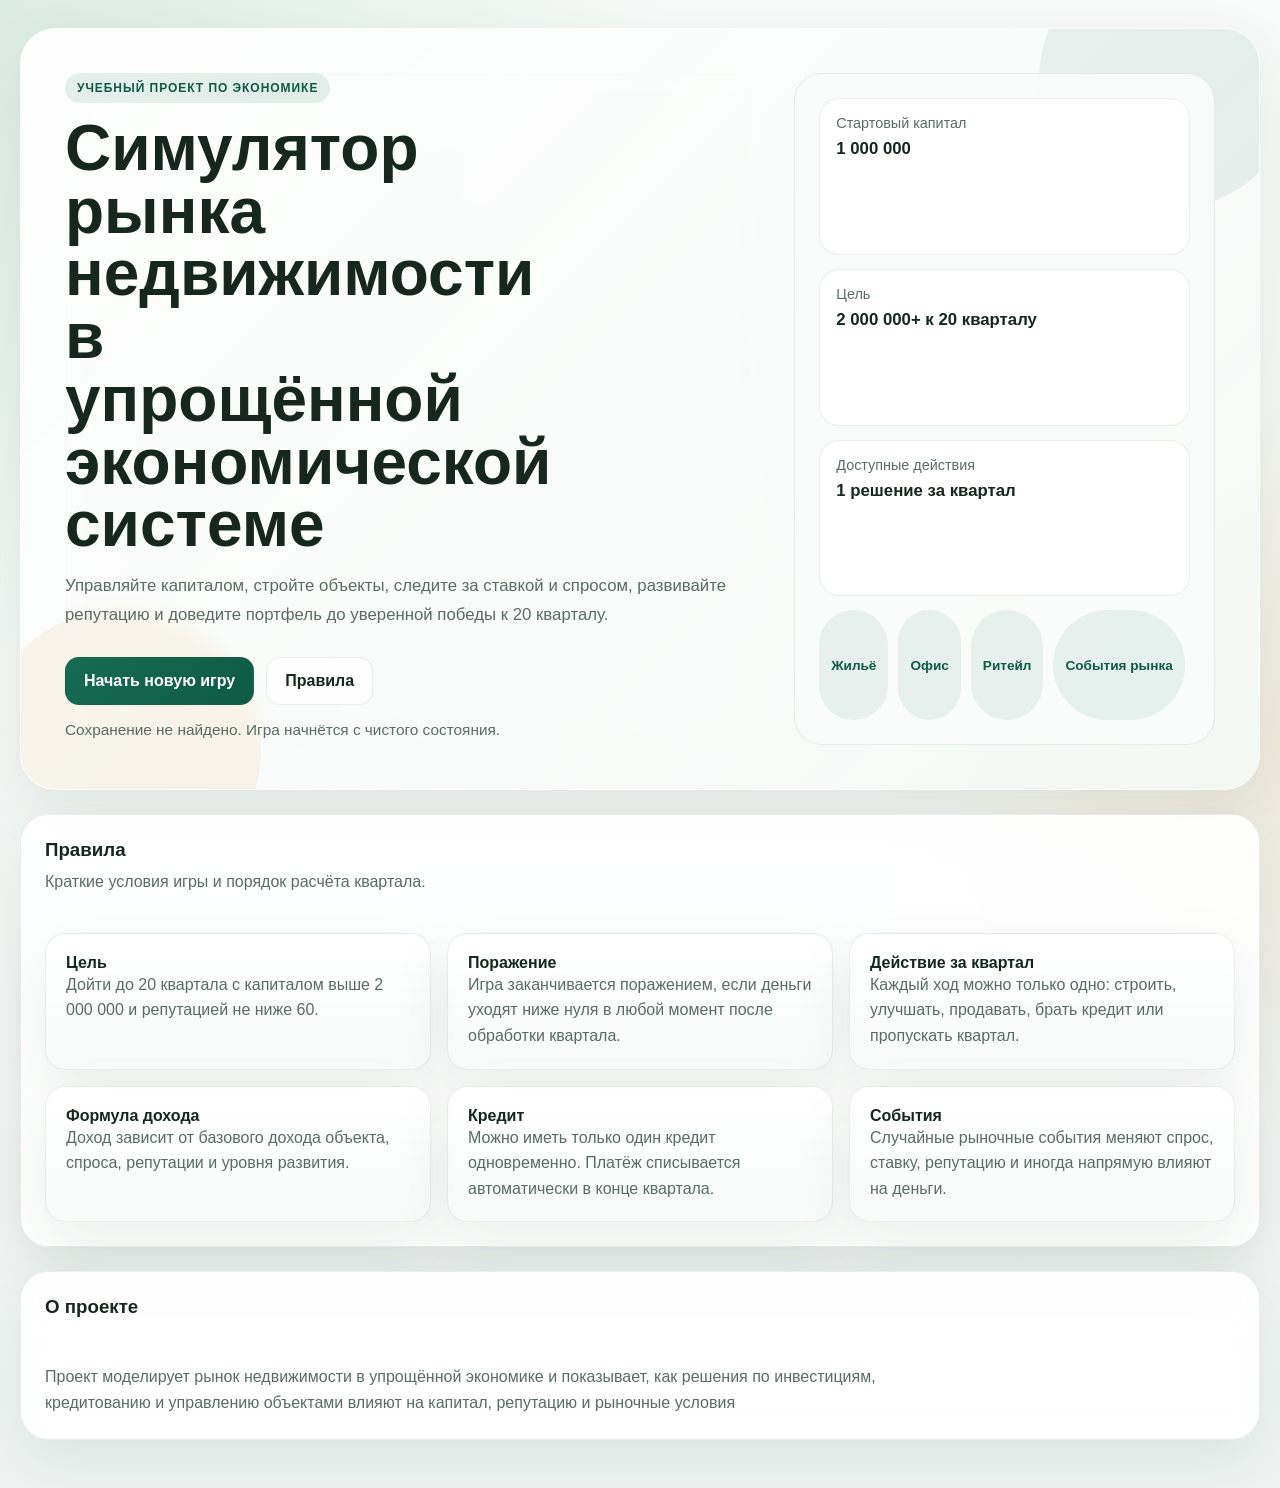
<file: index.html>
<!DOCTYPE html>
<html lang="ru">
<head>
  <meta charset="UTF-8">
  <meta name="viewport" content="width=device-width, initial-scale=1.0">
  <title>Симулятор рынка недвижимости</title>
  <link rel="stylesheet" href="style.css">
</head>
<body>
  <div class="page-shell">
    <section class="hero-screen" id="start-screen">
      <div class="hero-screen__content">
        <div class="hero-screen__intro">
          <span class="eyebrow">Учебный проект по экономике</span>
          <h1>Симулятор рынка недвижимости в упрощённой экономической системе</h1>
          <p class="hero-screen__lead">
            Управляйте капиталом, стройте объекты, следите за ставкой и спросом, развивайте репутацию
            и доведите портфель до уверенной победы к 20 кварталу.
          </p>
          <div class="hero-screen__actions">
            <button class="button button--primary" id="start-game-button">Начать новую игру</button>
            <button class="button button--secondary" id="continue-game-button">Продолжить сохранение</button>
            <button class="button button--ghost" id="scroll-to-rules-button">Правила</button>
          </div>
          <div class="save-hint" id="save-hint"></div>
        </div>

        <div class="hero-screen__panel">
          <div class="hero-stat">
            <span class="hero-stat__label">Стартовый капитал</span>
            <strong class="hero-stat__value">1 000 000</strong>
          </div>
          <div class="hero-stat">
            <span class="hero-stat__label">Цель</span>
            <strong class="hero-stat__value">2 000 000+ к 20 кварталу</strong>
          </div>
          <div class="hero-stat">
            <span class="hero-stat__label">Доступные действия</span>
            <strong class="hero-stat__value">1 решение за квартал</strong>
          </div>
          <div class="hero-tags">
            <span class="tag">Жильё</span>
            <span class="tag">Офис</span>
            <span class="tag">Ритейл</span>
            <span class="tag">События рынка</span>
          </div>
        </div>
      </div>
    </section>

    <main class="main-layout">
      <section class="game-screen is-hidden" id="game-screen">
        <header class="topbar panel">
          <div class="topbar__title">
            <div>
              <p class="topbar__eyebrow">Игровой экран</p>
              <h2>Симулятор рынка недвижимости</h2>
            </div>
            <div class="topbar__links">
              <button class="button button--ghost button--small" id="show-rules-button">Правила</button>
              <button class="button button--ghost button--small" id="show-about-button">О проекте</button>
            </div>
          </div>

          <div class="metrics-grid">
            <div class="metric-card">
              <span class="metric-card__label">Квартал</span>
              <strong class="metric-card__value" id="metric-quarter">1</strong>
            </div>
            <div class="metric-card">
              <span class="metric-card__label">Деньги</span>
              <strong class="metric-card__value" id="metric-money">0</strong>
            </div>
            <div class="metric-card">
              <span class="metric-card__label">Репутация</span>
              <strong class="metric-card__value" id="metric-reputation">0</strong>
            </div>
            <div class="metric-card">
              <span class="metric-card__label">Спрос</span>
              <strong class="metric-card__value" id="metric-demand">0</strong>
            </div>
            <div class="metric-card">
              <span class="metric-card__label">Ставка</span>
              <strong class="metric-card__value" id="metric-interest">0</strong>
            </div>
            <div class="metric-card">
              <span class="metric-card__label">Суммарная прибыль</span>
              <strong class="metric-card__value" id="metric-profit">0</strong>
            </div>
          </div>
        </header>

        <div class="dashboard-grid">
          <aside class="panel sidebar">
            <div class="panel-heading">
              <h3>Панель действий</h3>
              <p>За квартал можно выполнить только одно действие.</p>
            </div>

            <div class="action-group">
              <h4>Строительство</h4>
              <button class="button button--primary button--full" id="build-housing-button">Построить жильё за 250 000</button>
              <button class="button button--primary button--full" id="build-office-button">Построить офис за 400 000</button>
              <button class="button button--primary button--full" id="build-retail-button">Построить ритейл за 320 000</button>
            </div>

            <div class="action-group">
              <h4>Улучшение объекта</h4>
              <label class="field-label" for="upgrade-select">Выберите активный объект</label>
              <select id="upgrade-select"></select>
              <button class="button button--secondary button--full" id="upgrade-button">Улучшить за 80 000</button>
            </div>

            <div class="action-group">
              <h4>Продажа объекта</h4>
              <label class="field-label" for="sell-select">Выберите активный объект</label>
              <select id="sell-select"></select>
              <button class="button button--secondary button--full" id="sell-button">Продать объект</button>
            </div>

            <div class="action-group">
              <h4>Финансовые решения</h4>
              <div class="loan-box" id="loan-status-box"></div>
              <button class="button button--accent button--full" id="loan-button">Взять кредит 300 000</button>
              <button class="button button--ghost button--full" id="skip-turn-button">Пропустить ход</button>
            </div>

            <div class="action-group">
              <h4>Управление игрой</h4>
              <button class="button button--secondary button--full" id="new-game-button">Новая игра</button>
              <button class="button button--danger button--full" id="reset-progress-button">Сбросить прогресс</button>
            </div>
          </aside>

          <section class="panel portfolio-panel">
            <div class="panel-heading">
              <h3>Портфель недвижимости</h3>
              <p>Карточки показывают текущую эффективность объектов с учётом спроса, репутации и ставки.</p>
            </div>
            <div class="properties-grid" id="properties-grid"></div>
          </section>

          <aside class="panel insights-panel">
            <div class="panel-heading">
              <h3>События и аналитика</h3>
              <p>После каждого квартала рынок меняется, а история последних событий сохраняется.</p>
            </div>

            <section class="insight-card">
              <h4>Последнее событие</h4>
              <div id="latest-event-card"></div>
            </section>

            <section class="insight-card">
              <h4>История последних 5 событий</h4>
              <div class="event-history" id="event-history"></div>
            </section>

            <section class="insight-card">
              <h4>Краткая сводка</h4>
              <div class="summary-list" id="game-summary"></div>
            </section>
          </aside>
        </div>

        <section class="panel charts-panel">
          <div class="panel-heading">
            <h3>Динамика по кварталам</h3>
          </div>

          <div class="charts-grid">
            <div class="chart-card">
              <div class="chart-card__header">
                <h4>Деньги</h4>
                <span id="money-trend-label"></span>
              </div>
              <canvas id="money-chart" width="320" height="180"></canvas>
            </div>
            <div class="chart-card">
              <div class="chart-card__header">
                <h4>Спрос</h4>
                <span id="demand-trend-label"></span>
              </div>
              <canvas id="demand-chart" width="320" height="180"></canvas>
            </div>
            <div class="chart-card">
              <div class="chart-card__header">
                <h4>Репутация</h4>
                <span id="reputation-trend-label"></span>
              </div>
              <canvas id="reputation-chart" width="320" height="180"></canvas>
            </div>
          </div>

          <div class="quarter-table-wrapper">
            <table class="quarter-table">
              <thead>
                <tr>
                  <th>Квартал</th>
                  <th>Деньги</th>
                  <th>Спрос</th>
                  <th>Репутация</th>
                  <th>Ставка</th>
                </tr>
              </thead>
              <tbody id="timeline-table-body"></tbody>
            </table>
          </div>
        </section>
      </section>

      <section class="info-section panel" id="rules-section">
        <div class="panel-heading">
          <h3>Правила</h3>
          <p>Краткие условия игры и порядок расчёта квартала.</p>
        </div>
        <div class="info-grid">
          <article class="info-card">
            <h4>Цель</h4>
            <p>Дойти до 20 квартала с капиталом выше 2 000 000 и репутацией не ниже 60.</p>
          </article>
          <article class="info-card">
            <h4>Поражение</h4>
            <p>Игра заканчивается поражением, если деньги уходят ниже нуля в любой момент после обработки квартала.</p>
          </article>
          <article class="info-card">
            <h4>Действие за квартал</h4>
            <p>Каждый ход можно только одно: строить, улучшать, продавать, брать кредит или пропускать квартал.</p>
          </article>
          <article class="info-card">
            <h4>Формула дохода</h4>
            <p>Доход зависит от базового дохода объекта, спроса, репутации и уровня развития.</p>
          </article>
          <article class="info-card">
            <h4>Кредит</h4>
            <p>Можно иметь только один кредит одновременно. Платёж списывается автоматически в конце квартала.</p>
          </article>
          <article class="info-card">
            <h4>События</h4>
            <p>Случайные рыночные события меняют спрос, ставку, репутацию и иногда напрямую влияют на деньги.</p>
          </article>
        </div>
      </section>

      <section class="info-section panel" id="about-section">
        <div class="panel-heading">
          <h3>О проекте</h3>
        </div>
        <div class="about-copy">
          <p>
            Проект моделирует рынок недвижимости в упрощённой экономике и показывает, как решения по
            инвестициям, кредитованию и управлению объектами влияют на капитал, репутацию и рыночные условия
          </p>
        </div>
      </section>
    </main>
  </div>

  <div class="toast-container" id="toast-container" aria-live="polite" aria-atomic="true"></div>

  <div class="modal is-hidden" id="endgame-modal">
    <div class="modal__backdrop"></div>
    <div class="modal__dialog" role="dialog" aria-modal="true" aria-labelledby="endgame-title">
      <span class="modal__eyebrow" id="endgame-result-badge">Итог</span>
      <h2 id="endgame-title">Игра завершена</h2>
      <p class="modal__text" id="endgame-description"></p>
      <div class="endgame-metrics" id="endgame-metrics"></div>
      <button class="button button--primary button--full" id="restart-from-modal-button">Начать заново</button>
    </div>
  </div>

  <script src="script.js"></script>
</body>
</html>
</file>
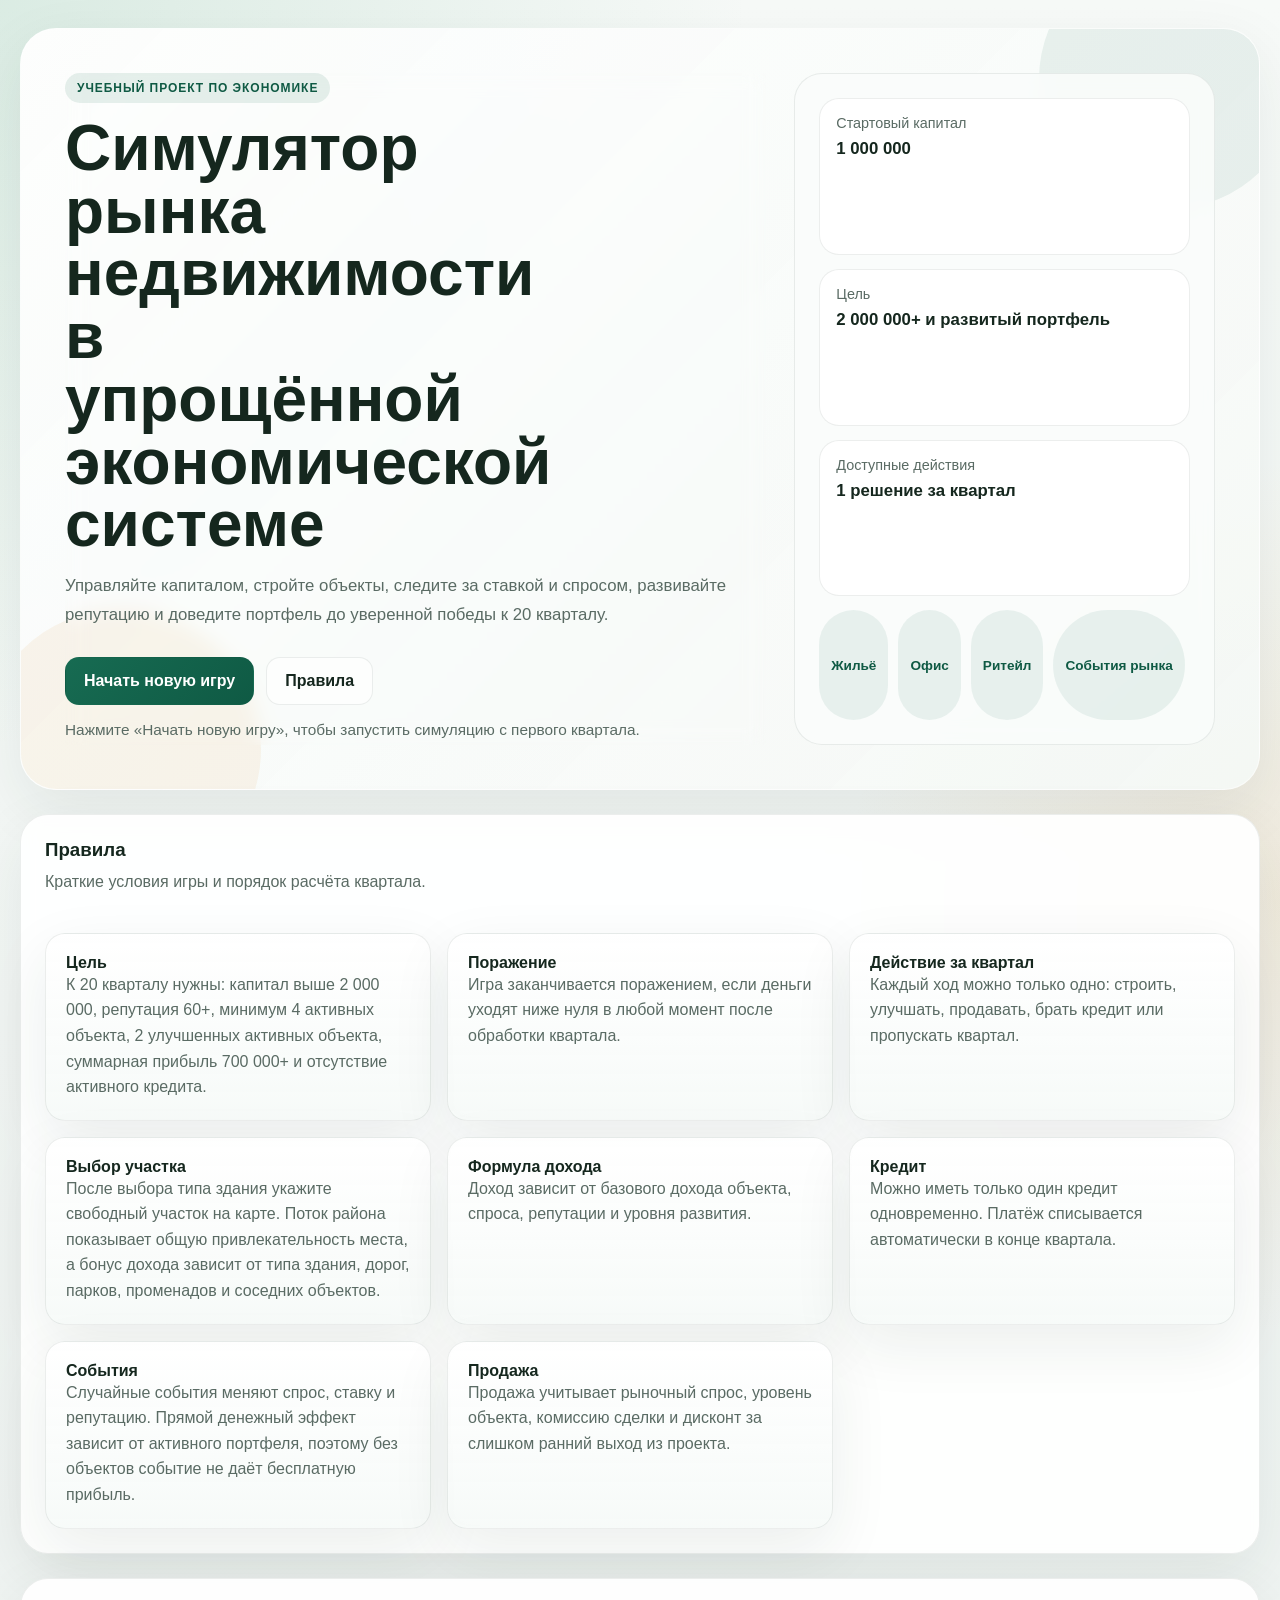
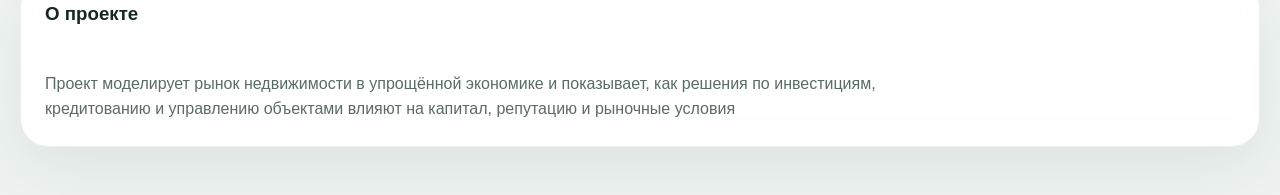
<file: app/index.html>
<!DOCTYPE html>
<html lang="ru">
<head>
  <meta charset="UTF-8">
  <meta name="viewport" content="width=device-width, initial-scale=1.0">
  <title>Симулятор рынка недвижимости</title>
  <link rel="stylesheet" href="style.css">
</head>
<body>
  <div class="page-shell">
    <section class="hero-screen" id="start-screen">
      <div class="hero-screen__content">
        <div class="hero-screen__intro">
          <span class="eyebrow">Учебный проект по экономике</span>
          <h1>Симулятор рынка недвижимости в упрощённой экономической системе</h1>
          <p class="hero-screen__lead">
            Управляйте капиталом, стройте объекты, следите за ставкой и спросом, развивайте репутацию
            и доведите портфель до уверенной победы к 20 кварталу.
          </p>
          <div class="hero-screen__actions">
            <button class="button button--primary" id="start-game-button">Начать новую игру</button>
            <button class="button button--ghost" id="scroll-to-rules-button">Правила</button>
          </div>
          <div class="save-hint" id="save-hint"></div>
        </div>

        <div class="hero-screen__panel">
          <div class="hero-stat">
            <span class="hero-stat__label">Стартовый капитал</span>
            <strong class="hero-stat__value">1 000 000</strong>
          </div>
          <div class="hero-stat">
            <span class="hero-stat__label">Цель</span>
            <strong class="hero-stat__value">2 000 000+ и развитый портфель</strong>
          </div>
          <div class="hero-stat">
            <span class="hero-stat__label">Доступные действия</span>
            <strong class="hero-stat__value">1 решение за квартал</strong>
          </div>
          <div class="hero-tags">
            <span class="tag">Жильё</span>
            <span class="tag">Офис</span>
            <span class="tag">Ритейл</span>
            <span class="tag">События рынка</span>
          </div>
        </div>
      </div>
    </section>

    <main class="main-layout">
      <section class="game-screen is-hidden" id="game-screen">
        <header class="topbar panel">
          <div class="topbar__title">
            <div>
              <p class="topbar__eyebrow">Игровой экран</p>
              <h2>Симулятор рынка недвижимости</h2>
            </div>
            <div class="topbar__links">
              <button class="button button--ghost button--small" id="show-rules-button">Правила</button>
              <button class="button button--ghost button--small" id="show-about-button">О проекте</button>
            </div>
          </div>

          <div class="metrics-grid">
            <div class="metric-card">
              <span class="metric-card__label">Квартал</span>
              <strong class="metric-card__value" id="metric-quarter">1</strong>
            </div>
            <div class="metric-card">
              <span class="metric-card__label">Деньги</span>
              <strong class="metric-card__value" id="metric-money">0</strong>
            </div>
            <div class="metric-card">
              <span class="metric-card__label">Репутация</span>
              <strong class="metric-card__value" id="metric-reputation">0</strong>
            </div>
            <div class="metric-card">
              <span class="metric-card__label">Спрос</span>
              <strong class="metric-card__value" id="metric-demand">0</strong>
            </div>
            <div class="metric-card">
              <span class="metric-card__label">Ставка</span>
              <strong class="metric-card__value" id="metric-interest">0</strong>
            </div>
            <div class="metric-card">
              <span class="metric-card__label">Прибыль</span>
              <strong class="metric-card__value" id="metric-profit">0</strong>
            </div>
          </div>
        </header>

        <div class="game-board">
          <aside class="panel decision-panel">
            <div class="panel-heading decision-heading">
              <div>
                <p class="topbar__eyebrow">Следующий ход</p>
                <h3>Центр решений</h3>
                <p>Выберите одно действие. Карта справа сразу покажет результат.</p>
              </div>
              <div class="next-action-card" id="next-action-card"></div>
            </div>

            <div class="advisor-panel" id="advisor-panel" aria-live="polite"></div>

            <div class="action-group action-group--primary">
              <h4>Строительство</h4>
              <div class="quick-action-grid">
                <button class="button button--primary button--full action-card-button" id="build-housing-button">
                  <span>Построить жильё</span>
                  <strong>250 000</strong>
                  <small>Стабильный старт</small>
                </button>
                <button class="button button--primary button--full action-card-button" id="build-office-button">
                  <span>Построить офис</span>
                  <strong>400 000</strong>
                  <small>Максимум дохода</small>
                </button>
                <button class="button button--primary button--full action-card-button" id="build-retail-button">
                  <span>Построить ритейл</span>
                  <strong>320 000</strong>
                  <small>Баланс цены</small>
                </button>
              </div>
            </div>

            <div class="action-group object-control-group">
              <h4>Объект</h4>
              <label class="field-label" for="upgrade-select">Выберите активный объект</label>
              <select id="upgrade-select"></select>
              <select class="mirror-select" id="sell-select" aria-hidden="true" tabindex="-1"></select>
              <div class="dual-action-grid">
                <button class="button button--secondary button--full" id="upgrade-button">Улучшить за 80 000</button>
                <button class="button button--secondary button--full" id="sell-button">Продать</button>
              </div>
            </div>

            <div class="action-group turn-control-group">
              <h4>Ход и финансы</h4>
              <div class="control-summary-grid">
                <div class="control-summary-card" id="turn-summary-card"></div>
                <div class="control-summary-card" id="portfolio-summary-card"></div>
              </div>
              <div class="loan-box" id="loan-status-box"></div>
              <div class="dual-action-grid">
                <button class="button button--accent button--full" id="loan-button">Взять кредит 300 000</button>
                <button class="button button--primary button--full" id="skip-turn-button">Пропустить ход</button>
              </div>
            </div>

            <div class="game-management-row">
              <button class="button button--secondary button--full" id="new-game-button">Новая игра</button>
              <button class="button button--danger button--full" id="reset-progress-button">Сбросить</button>
            </div>
          </aside>

          <section class="city-panel panel">
            <div class="city-panel__header">
              <div>
                <p class="topbar__eyebrow">Городская сцена</p>
                <h3>Карта инвестиционного района</h3>
              </div>
              <div class="city-legend">
                <span class="legend-item legend-item--housing">Жильё</span>
                <span class="legend-item legend-item--office">Офис</span>
                <span class="legend-item legend-item--retail">Ритейл</span>
                <span class="legend-item legend-item--sold">Продано</span>
              </div>
            </div>

            <div class="city-layout">
              <div class="city-map" id="city-map" aria-label="Визуальная карта объектов недвижимости"></div>
              <aside class="city-sidebar">
                <div class="scene-card" id="city-market-board"></div>
                <div class="scene-card" id="quarter-flow-board"></div>
                <div class="scene-card" id="visual-event-board"></div>
              </aside>
            </div>
          </section>
        </div>

        <div class="dashboard-grid">
          <section class="panel portfolio-panel">
            <div class="panel-heading">
              <h3>Портфель недвижимости</h3>
              <p>Карточки показывают текущую эффективность объектов с учётом спроса, репутации и ставки.</p>
            </div>
            <div class="properties-grid" id="properties-grid"></div>
          </section>

          <aside class="panel insights-panel">
            <div class="panel-heading">
              <h3>События и аналитика</h3>
              <p>После каждого квартала рынок меняется, а последние события остаются в истории.</p>
            </div>

            <section class="insight-card">
              <h4>Последнее событие</h4>
              <div id="latest-event-card"></div>
            </section>

            <section class="insight-card">
              <h4>История последних 5 событий</h4>
              <div class="event-history" id="event-history"></div>
            </section>

            <section class="insight-card">
              <h4>Краткая сводка</h4>
              <div class="summary-list" id="game-summary"></div>
            </section>
          </aside>
        </div>

        <section class="panel charts-panel">
          <div class="panel-heading">
            <h3>Динамика по кварталам</h3>
          </div>

          <div class="charts-grid">
            <div class="chart-card">
              <div class="chart-card__header">
                <h4>Деньги</h4>
                <span id="money-trend-label"></span>
              </div>
              <canvas id="money-chart" width="320" height="180"></canvas>
            </div>
            <div class="chart-card">
              <div class="chart-card__header">
                <h4>Спрос</h4>
                <span id="demand-trend-label"></span>
              </div>
              <canvas id="demand-chart" width="320" height="180"></canvas>
            </div>
            <div class="chart-card">
              <div class="chart-card__header">
                <h4>Репутация</h4>
                <span id="reputation-trend-label"></span>
              </div>
              <canvas id="reputation-chart" width="320" height="180"></canvas>
            </div>
          </div>

          <div class="quarter-table-wrapper">
            <table class="quarter-table">
              <thead>
                <tr>
                  <th>Квартал</th>
                  <th>Деньги</th>
                  <th>Спрос</th>
                  <th>Репутация</th>
                  <th>Ставка</th>
                </tr>
              </thead>
              <tbody id="timeline-table-body"></tbody>
            </table>
          </div>
        </section>
      </section>

      <section class="info-section panel" id="rules-section">
        <div class="panel-heading">
          <h3>Правила</h3>
          <p>Краткие условия игры и порядок расчёта квартала.</p>
        </div>
        <div class="info-grid">
          <article class="info-card">
            <h4>Цель</h4>
            <p>К 20 кварталу нужны: капитал выше 2 000 000, репутация 60+, минимум 4 активных объекта, 2 улучшенных активных объекта, суммарная прибыль 700 000+ и отсутствие активного кредита.</p>
          </article>
          <article class="info-card">
            <h4>Поражение</h4>
            <p>Игра заканчивается поражением, если деньги уходят ниже нуля в любой момент после обработки квартала.</p>
          </article>
          <article class="info-card">
            <h4>Действие за квартал</h4>
            <p>Каждый ход можно только одно: строить, улучшать, продавать, брать кредит или пропускать квартал.</p>
          </article>
          <article class="info-card">
            <h4>Выбор участка</h4>
            <p>После выбора типа здания укажите свободный участок на карте. Поток района показывает общую привлекательность места, а бонус дохода зависит от типа здания, дорог, парков, променадов и соседних объектов.</p>
          </article>
          <article class="info-card">
            <h4>Формула дохода</h4>
            <p>Доход зависит от базового дохода объекта, спроса, репутации и уровня развития.</p>
          </article>
          <article class="info-card">
            <h4>Кредит</h4>
            <p>Можно иметь только один кредит одновременно. Платёж списывается автоматически в конце квартала.</p>
          </article>
          <article class="info-card">
            <h4>События</h4>
            <p>Случайные события меняют спрос, ставку и репутацию. Прямой денежный эффект зависит от активного портфеля, поэтому без объектов событие не даёт бесплатную прибыль.</p>
          </article>
          <article class="info-card">
            <h4>Продажа</h4>
            <p>Продажа учитывает рыночный спрос, уровень объекта, комиссию сделки и дисконт за слишком ранний выход из проекта.</p>
          </article>
        </div>
      </section>

      <section class="info-section panel" id="about-section">
        <div class="panel-heading">
          <h3>О проекте</h3>
        </div>
        <div class="about-copy">
          <p>
            Проект моделирует рынок недвижимости в упрощённой экономике и показывает, как решения по
            инвестициям, кредитованию и управлению объектами влияют на капитал, репутацию и рыночные условия
          </p>
        </div>
      </section>
    </main>
  </div>

  <div class="toast-container" id="toast-container" aria-live="polite" aria-atomic="true"></div>

  <div class="modal is-hidden" id="endgame-modal">
    <div class="modal__backdrop"></div>
    <div class="modal__dialog" role="dialog" aria-modal="true" aria-labelledby="endgame-title">
      <span class="modal__eyebrow" id="endgame-result-badge">Итог</span>
      <h2 id="endgame-title">Игра завершена</h2>
      <p class="modal__text" id="endgame-description"></p>
      <div class="endgame-metrics" id="endgame-metrics"></div>
      <div class="modal__actions">
        <button class="button button--primary button--full" id="restart-from-modal-button">Начать заново</button>
        <button class="button button--secondary button--full" id="back-to-menu-button">Вернуться в меню</button>
      </div>
    </div>
  </div>

  <script src="script.js"></script>
</body>
</html>
</file>
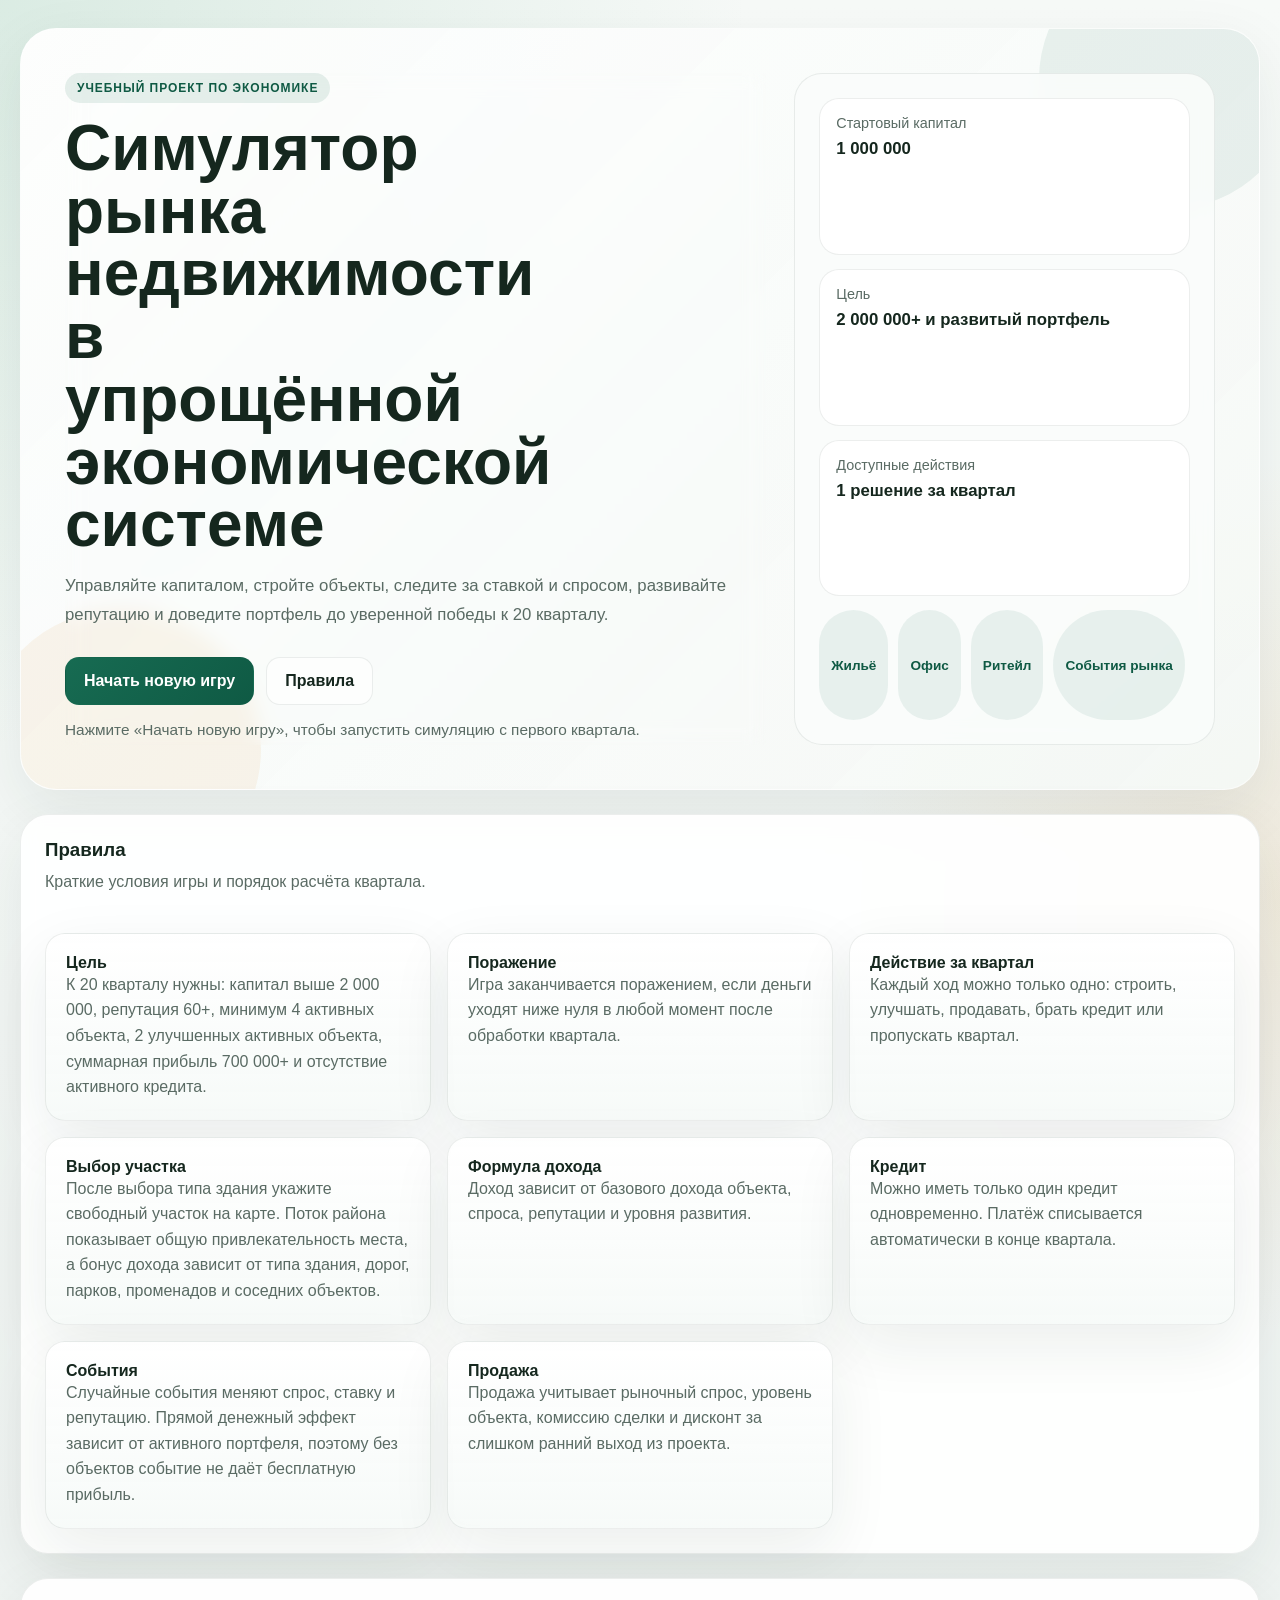
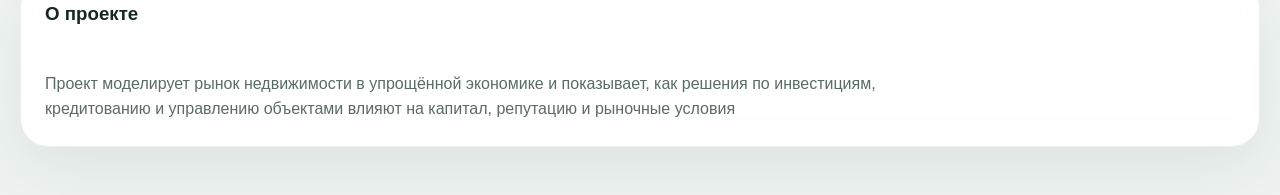
<file: app/index-modular.html>
<!DOCTYPE html>
<html lang="ru">
<head>
  <meta charset="UTF-8">
  <meta name="viewport" content="width=device-width, initial-scale=1.0">
  <title>Симулятор рынка недвижимости — модульная версия</title>
  <link rel="stylesheet" href="css/01-foundation-start.css">
  <link rel="stylesheet" href="css/02-game-layout-controls.css">
  <link rel="stylesheet" href="css/03-compact-play-mode.css">
  <link rel="stylesheet" href="css/04-city-sidebar.css">
  <link rel="stylesheet" href="css/05-portfolio-events-charts.css">
  <link rel="stylesheet" href="css/06-responsive-map.css">
</head>
<body>
  <div class="page-shell">
    <section class="hero-screen" id="start-screen">
      <div class="hero-screen__content">
        <div class="hero-screen__intro">
          <span class="eyebrow">Учебный проект по экономике</span>
          <h1>Симулятор рынка недвижимости в упрощённой экономической системе</h1>
          <p class="hero-screen__lead">
            Управляйте капиталом, стройте объекты, следите за ставкой и спросом, развивайте репутацию
            и доведите портфель до уверенной победы к 20 кварталу.
          </p>
          <div class="hero-screen__actions">
            <button class="button button--primary" id="start-game-button">Начать новую игру</button>
            <button class="button button--ghost" id="scroll-to-rules-button">Правила</button>
          </div>
          <div class="save-hint" id="save-hint"></div>
        </div>

        <div class="hero-screen__panel">
          <div class="hero-stat">
            <span class="hero-stat__label">Стартовый капитал</span>
            <strong class="hero-stat__value">1 000 000</strong>
          </div>
          <div class="hero-stat">
            <span class="hero-stat__label">Цель</span>
            <strong class="hero-stat__value">2 000 000+ и развитый портфель</strong>
          </div>
          <div class="hero-stat">
            <span class="hero-stat__label">Доступные действия</span>
            <strong class="hero-stat__value">1 решение за квартал</strong>
          </div>
          <div class="hero-tags">
            <span class="tag">Жильё</span>
            <span class="tag">Офис</span>
            <span class="tag">Ритейл</span>
            <span class="tag">События рынка</span>
          </div>
        </div>
      </div>
    </section>

    <main class="main-layout">
      <section class="game-screen is-hidden" id="game-screen">
        <header class="topbar panel">
          <div class="topbar__title">
            <div>
              <p class="topbar__eyebrow">Игровой экран</p>
              <h2>Симулятор рынка недвижимости</h2>
            </div>
            <div class="topbar__links">
              <button class="button button--ghost button--small" id="show-rules-button">Правила</button>
              <button class="button button--ghost button--small" id="show-about-button">О проекте</button>
            </div>
          </div>

          <div class="metrics-grid">
            <div class="metric-card">
              <span class="metric-card__label">Квартал</span>
              <strong class="metric-card__value" id="metric-quarter">1</strong>
            </div>
            <div class="metric-card">
              <span class="metric-card__label">Деньги</span>
              <strong class="metric-card__value" id="metric-money">0</strong>
            </div>
            <div class="metric-card">
              <span class="metric-card__label">Репутация</span>
              <strong class="metric-card__value" id="metric-reputation">0</strong>
            </div>
            <div class="metric-card">
              <span class="metric-card__label">Спрос</span>
              <strong class="metric-card__value" id="metric-demand">0</strong>
            </div>
            <div class="metric-card">
              <span class="metric-card__label">Ставка</span>
              <strong class="metric-card__value" id="metric-interest">0</strong>
            </div>
            <div class="metric-card">
              <span class="metric-card__label">Прибыль</span>
              <strong class="metric-card__value" id="metric-profit">0</strong>
            </div>
          </div>
        </header>

        <div class="game-board">
          <aside class="panel decision-panel">
            <div class="panel-heading decision-heading">
              <div>
                <p class="topbar__eyebrow">Следующий ход</p>
                <h3>Центр решений</h3>
                <p>Выберите одно действие. Карта справа сразу покажет результат.</p>
              </div>
              <div class="next-action-card" id="next-action-card"></div>
            </div>

            <div class="advisor-panel" id="advisor-panel" aria-live="polite"></div>

            <div class="action-group action-group--primary">
              <h4>Строительство</h4>
              <div class="quick-action-grid">
                <button class="button button--primary button--full action-card-button" id="build-housing-button">
                  <span>Построить жильё</span>
                  <strong>250 000</strong>
                  <small>Стабильный старт</small>
                </button>
                <button class="button button--primary button--full action-card-button" id="build-office-button">
                  <span>Построить офис</span>
                  <strong>400 000</strong>
                  <small>Максимум дохода</small>
                </button>
                <button class="button button--primary button--full action-card-button" id="build-retail-button">
                  <span>Построить ритейл</span>
                  <strong>320 000</strong>
                  <small>Баланс цены</small>
                </button>
              </div>
            </div>

            <div class="action-group object-control-group">
              <h4>Объект</h4>
              <label class="field-label" for="upgrade-select">Выберите активный объект</label>
              <select id="upgrade-select"></select>
              <select class="mirror-select" id="sell-select" aria-hidden="true" tabindex="-1"></select>
              <div class="dual-action-grid">
                <button class="button button--secondary button--full" id="upgrade-button">Улучшить за 80 000</button>
                <button class="button button--secondary button--full" id="sell-button">Продать</button>
              </div>
            </div>

            <div class="action-group turn-control-group">
              <h4>Ход и финансы</h4>
              <div class="control-summary-grid">
                <div class="control-summary-card" id="turn-summary-card"></div>
                <div class="control-summary-card" id="portfolio-summary-card"></div>
              </div>
              <div class="loan-box" id="loan-status-box"></div>
              <div class="dual-action-grid">
                <button class="button button--accent button--full" id="loan-button">Взять кредит 300 000</button>
                <button class="button button--primary button--full" id="skip-turn-button">Пропустить ход</button>
              </div>
            </div>

            <div class="game-management-row">
              <button class="button button--secondary button--full" id="new-game-button">Новая игра</button>
              <button class="button button--danger button--full" id="reset-progress-button">Сбросить</button>
            </div>
          </aside>

          <section class="city-panel panel">
            <div class="city-panel__header">
              <div>
                <p class="topbar__eyebrow">Городская сцена</p>
                <h3>Карта инвестиционного района</h3>
              </div>
              <div class="city-legend">
                <span class="legend-item legend-item--housing">Жильё</span>
                <span class="legend-item legend-item--office">Офис</span>
                <span class="legend-item legend-item--retail">Ритейл</span>
                <span class="legend-item legend-item--sold">Продано</span>
              </div>
            </div>

            <div class="city-layout">
              <div class="city-map" id="city-map" aria-label="Визуальная карта объектов недвижимости"></div>
              <aside class="city-sidebar">
                <div class="scene-card" id="city-market-board"></div>
                <div class="scene-card" id="quarter-flow-board"></div>
                <div class="scene-card" id="visual-event-board"></div>
              </aside>
            </div>
          </section>
        </div>

        <div class="dashboard-grid">
          <section class="panel portfolio-panel">
            <div class="panel-heading">
              <h3>Портфель недвижимости</h3>
              <p>Карточки показывают текущую эффективность объектов с учётом спроса, репутации и ставки.</p>
            </div>
            <div class="properties-grid" id="properties-grid"></div>
          </section>

          <aside class="panel insights-panel">
            <div class="panel-heading">
              <h3>События и аналитика</h3>
              <p>После каждого квартала рынок меняется, а последние события остаются в истории.</p>
            </div>

            <section class="insight-card">
              <h4>Последнее событие</h4>
              <div id="latest-event-card"></div>
            </section>

            <section class="insight-card">
              <h4>История последних 5 событий</h4>
              <div class="event-history" id="event-history"></div>
            </section>

            <section class="insight-card">
              <h4>Краткая сводка</h4>
              <div class="summary-list" id="game-summary"></div>
            </section>
          </aside>
        </div>

        <section class="panel charts-panel">
          <div class="panel-heading">
            <h3>Динамика по кварталам</h3>
          </div>

          <div class="charts-grid">
            <div class="chart-card">
              <div class="chart-card__header">
                <h4>Деньги</h4>
                <span id="money-trend-label"></span>
              </div>
              <canvas id="money-chart" width="320" height="180"></canvas>
            </div>
            <div class="chart-card">
              <div class="chart-card__header">
                <h4>Спрос</h4>
                <span id="demand-trend-label"></span>
              </div>
              <canvas id="demand-chart" width="320" height="180"></canvas>
            </div>
            <div class="chart-card">
              <div class="chart-card__header">
                <h4>Репутация</h4>
                <span id="reputation-trend-label"></span>
              </div>
              <canvas id="reputation-chart" width="320" height="180"></canvas>
            </div>
          </div>

          <div class="quarter-table-wrapper">
            <table class="quarter-table">
              <thead>
                <tr>
                  <th>Квартал</th>
                  <th>Деньги</th>
                  <th>Спрос</th>
                  <th>Репутация</th>
                  <th>Ставка</th>
                </tr>
              </thead>
              <tbody id="timeline-table-body"></tbody>
            </table>
          </div>
        </section>
      </section>

      <section class="info-section panel" id="rules-section">
        <div class="panel-heading">
          <h3>Правила</h3>
          <p>Краткие условия игры и порядок расчёта квартала.</p>
        </div>
        <div class="info-grid">
          <article class="info-card">
            <h4>Цель</h4>
            <p>К 20 кварталу нужны: капитал выше 2 000 000, репутация 60+, минимум 4 активных объекта, 2 улучшенных активных объекта, суммарная прибыль 700 000+ и отсутствие активного кредита.</p>
          </article>
          <article class="info-card">
            <h4>Поражение</h4>
            <p>Игра заканчивается поражением, если деньги уходят ниже нуля в любой момент после обработки квартала.</p>
          </article>
          <article class="info-card">
            <h4>Действие за квартал</h4>
            <p>Каждый ход можно только одно: строить, улучшать, продавать, брать кредит или пропускать квартал.</p>
          </article>
          <article class="info-card">
            <h4>Выбор участка</h4>
            <p>После выбора типа здания укажите свободный участок на карте. Поток района показывает общую привлекательность места, а бонус дохода зависит от типа здания, дорог, парков, променадов и соседних объектов.</p>
          </article>
          <article class="info-card">
            <h4>Формула дохода</h4>
            <p>Доход зависит от базового дохода объекта, спроса, репутации и уровня развития.</p>
          </article>
          <article class="info-card">
            <h4>Кредит</h4>
            <p>Можно иметь только один кредит одновременно. Платёж списывается автоматически в конце квартала.</p>
          </article>
          <article class="info-card">
            <h4>События</h4>
            <p>Случайные события меняют спрос, ставку и репутацию. Прямой денежный эффект зависит от активного портфеля, поэтому без объектов событие не даёт бесплатную прибыль.</p>
          </article>
          <article class="info-card">
            <h4>Продажа</h4>
            <p>Продажа учитывает рыночный спрос, уровень объекта, комиссию сделки и дисконт за слишком ранний выход из проекта.</p>
          </article>
        </div>
      </section>

      <section class="info-section panel" id="about-section">
        <div class="panel-heading">
          <h3>О проекте</h3>
        </div>
        <div class="about-copy">
          <p>
            Проект моделирует рынок недвижимости в упрощённой экономике и показывает, как решения по
            инвестициям, кредитованию и управлению объектами влияют на капитал, репутацию и рыночные условия
          </p>
        </div>
      </section>
    </main>
  </div>

  <div class="toast-container" id="toast-container" aria-live="polite" aria-atomic="true"></div>

  <div class="modal is-hidden" id="endgame-modal">
    <div class="modal__backdrop"></div>
    <div class="modal__dialog" role="dialog" aria-modal="true" aria-labelledby="endgame-title">
      <span class="modal__eyebrow" id="endgame-result-badge">Итог</span>
      <h2 id="endgame-title">Игра завершена</h2>
      <p class="modal__text" id="endgame-description"></p>
      <div class="endgame-metrics" id="endgame-metrics"></div>
      <div class="modal__actions">
        <button class="button button--primary button--full" id="restart-from-modal-button">Начать заново</button>
        <button class="button button--secondary button--full" id="back-to-menu-button">Вернуться в меню</button>
      </div>
    </div>
  </div>

  <script src="js/01-config-data.js"></script>
  <script src="js/02-dom-init.js"></script>
  <script src="js/03-game-engine.js"></script>
  <script src="js/04-advisor-controls.js"></script>
  <script src="js/05-city-map.js"></script>
  <script src="js/06-ui-rendering.js"></script>
  <script src="js/07-storage-utils.js"></script>
</body>
</html>
</file>
<file: style.css>
:root {
  --bg: #eef3f1;
  --surface: rgba(255, 255, 255, 0.92);
  --surface-strong: #ffffff;
  --surface-muted: #f5f8f7;
  --border: rgba(21, 39, 30, 0.08);
  --text: #15271e;
  --text-soft: #5a6b64;
  --primary: #176b52;
  --primary-strong: #0f5a44;
  --accent: #d68c2d;
  --danger: #c95353;
  --success: #2b8b57;
  --shadow: 0 20px 60px rgba(22, 50, 39, 0.08);
  --radius-xl: 28px;
  --radius-lg: 20px;
  --radius-md: 14px;
  --radius-sm: 10px;
}

* {
  box-sizing: border-box;
}

html {
  scroll-behavior: smooth;
}

body {
  margin: 0;
  min-height: 100vh;
  font-family: "Trebuchet MS", "Gill Sans", "Avenir Next", sans-serif;
  color: var(--text);
  background:
    radial-gradient(circle at top left, rgba(89, 171, 133, 0.18), transparent 34%),
    radial-gradient(circle at right center, rgba(214, 140, 45, 0.12), transparent 28%),
    linear-gradient(180deg, #f7faf8 0%, var(--bg) 100%);
}

button,
select,
input {
  font: inherit;
}

.page-shell {
  max-width: 1480px;
  margin: 0 auto;
  padding: 28px 20px 48px;
}

.main-layout {
  display: grid;
  gap: 24px;
}

.hero-screen {
  position: relative;
  overflow: hidden;
  margin-bottom: 24px;
  padding: 44px;
  border: 1px solid rgba(255, 255, 255, 0.5);
  border-radius: 36px;
  background:
    linear-gradient(135deg, rgba(255, 255, 255, 0.95), rgba(244, 248, 246, 0.92)),
    linear-gradient(135deg, rgba(23, 107, 82, 0.08), rgba(214, 140, 45, 0.05));
  box-shadow: var(--shadow);
}

.hero-screen::before,
.hero-screen::after {
  content: "";
  position: absolute;
  border-radius: 999px;
  pointer-events: none;
}

.hero-screen::before {
  top: -80px;
  right: -40px;
  width: 260px;
  height: 260px;
  background: rgba(23, 107, 82, 0.08);
}

.hero-screen::after {
  bottom: -100px;
  left: -40px;
  width: 280px;
  height: 280px;
  background: rgba(214, 140, 45, 0.08);
}

.hero-screen__content {
  position: relative;
  z-index: 1;
  display: grid;
  grid-template-columns: minmax(0, 1.5fr) minmax(320px, 0.9fr);
  gap: 28px;
  align-items: stretch;
}

.hero-screen__intro,
.hero-screen__panel,
.panel,
.info-card,
.chart-card,
.metric-card,
.insight-card,
.property-card {
  backdrop-filter: blur(10px);
}

.hero-screen__intro {
  display: flex;
  flex-direction: column;
  justify-content: center;
}

.eyebrow,
.topbar__eyebrow,
.modal__eyebrow {
  display: inline-flex;
  align-items: center;
  width: fit-content;
  padding: 8px 12px;
  border-radius: 999px;
  font-size: 12px;
  font-weight: 700;
  letter-spacing: 0.08em;
  text-transform: uppercase;
  color: var(--primary-strong);
  background: rgba(23, 107, 82, 0.1);
}

.hero-screen h1 {
  margin: 14px 0 16px;
  max-width: 12ch;
  font-size: clamp(2.4rem, 5vw, 4.1rem);
  line-height: 0.98;
}

.hero-screen__lead {
  max-width: 700px;
  margin: 0 0 28px;
  color: var(--text-soft);
  font-size: 1.05rem;
  line-height: 1.7;
}

.hero-screen__actions,
.topbar__links {
  display: flex;
  flex-wrap: wrap;
  gap: 12px;
}

.save-hint {
  min-height: 24px;
  margin-top: 16px;
  font-size: 0.96rem;
  color: var(--text-soft);
}

.hero-screen__panel {
  display: grid;
  gap: 14px;
  padding: 24px;
  border: 1px solid var(--border);
  border-radius: var(--radius-xl);
  background: rgba(250, 252, 251, 0.9);
}

.hero-stat {
  padding: 16px;
  border-radius: var(--radius-lg);
  background: var(--surface-strong);
  border: 1px solid var(--border);
}

.hero-stat__label {
  display: block;
  margin-bottom: 8px;
  color: var(--text-soft);
  font-size: 0.9rem;
}

.hero-stat__value {
  font-size: 1.05rem;
}

.hero-tags {
  display: flex;
  flex-wrap: wrap;
  gap: 10px;
}

.tag,
.status-badge,
.event-chip {
  display: inline-flex;
  align-items: center;
  gap: 6px;
  padding: 8px 12px;
  border-radius: 999px;
  font-size: 0.85rem;
  font-weight: 700;
}

.tag {
  color: var(--primary-strong);
  background: rgba(23, 107, 82, 0.08);
}

.button {
  display: inline-flex;
  align-items: center;
  justify-content: center;
  gap: 8px;
  min-height: 48px;
  padding: 12px 18px;
  border: 1px solid transparent;
  border-radius: 14px;
  cursor: pointer;
  transition:
    transform 0.18s ease,
    box-shadow 0.18s ease,
    background-color 0.18s ease,
    border-color 0.18s ease,
    color 0.18s ease;
  font-weight: 700;
}

.button:hover:not(:disabled) {
  transform: translateY(-2px);
  box-shadow: 0 12px 24px rgba(21, 39, 30, 0.1);
}

.button:disabled {
  opacity: 0.45;
  cursor: not-allowed;
  box-shadow: none;
}

.button--primary {
  color: #ffffff;
  background: linear-gradient(135deg, var(--primary), var(--primary-strong));
}

.button--secondary {
  color: var(--text);
  background: rgba(255, 255, 255, 0.9);
  border-color: var(--border);
}

.button--accent {
  color: #ffffff;
  background: linear-gradient(135deg, #e69b3d, #c9791f);
}

.button--ghost {
  color: var(--text);
  background: rgba(255, 255, 255, 0.65);
  border-color: var(--border);
}

.button--danger {
  color: #ffffff;
  background: linear-gradient(135deg, #d86565, #b44747);
}

.button--full {
  width: 100%;
}

.button--small {
  min-height: 40px;
  padding: 10px 14px;
  font-size: 0.92rem;
}

.panel,
.info-card,
.chart-card,
.property-card,
.insight-card,
.metric-card {
  border: 1px solid var(--border);
  background: var(--surface);
  box-shadow: var(--shadow);
}

.panel {
  padding: 24px;
  border-radius: var(--radius-xl);
}

.is-hidden {
  display: none !important;
}

.topbar {
  display: grid;
  gap: 24px;
}

.topbar__title {
  display: flex;
  flex-wrap: wrap;
  align-items: center;
  justify-content: space-between;
  gap: 14px;
}

.topbar__title h2 {
  margin: 10px 0 0;
  font-size: clamp(1.6rem, 3vw, 2.2rem);
}

.metrics-grid {
  display: grid;
  grid-template-columns: repeat(6, minmax(0, 1fr));
  gap: 14px;
}

.metric-card {
  padding: 18px;
  border-radius: var(--radius-lg);
  background: linear-gradient(180deg, rgba(255, 255, 255, 0.95), rgba(247, 250, 248, 0.92));
}

.metric-card__label {
  display: block;
  margin-bottom: 8px;
  color: var(--text-soft);
  font-size: 0.88rem;
}

.metric-card__value {
  font-size: 1.15rem;
}

.dashboard-grid {
  display: grid;
  grid-template-columns: minmax(280px, 320px) minmax(0, 1.25fr) minmax(280px, 360px);
  gap: 24px;
  align-items: start;
}

.panel-heading {
  margin-bottom: 20px;
}

.panel-heading h3,
.panel-heading h4 {
  margin: 0 0 8px;
}

.panel-heading p,
.insight-card p,
.info-card p,
.about-copy p,
.event-card__description,
.event-history-item p,
.loan-box p,
.empty-state p {
  margin: 0;
  color: var(--text-soft);
  line-height: 1.6;
}

.sidebar,
.insights-panel {
  position: sticky;
  top: 20px;
}

.action-group {
  display: grid;
  gap: 12px;
  padding-top: 18px;
  margin-top: 18px;
  border-top: 1px solid rgba(21, 39, 30, 0.08);
}

.action-group:first-of-type {
  margin-top: 0;
  padding-top: 0;
  border-top: 0;
}

.action-group h4,
.insight-card h4,
.chart-card h4,
.info-card h4 {
  margin: 0;
  font-size: 1rem;
}

.field-label {
  color: var(--text-soft);
  font-size: 0.92rem;
}

select {
  min-height: 48px;
  width: 100%;
  padding: 12px 14px;
  border: 1px solid var(--border);
  border-radius: 14px;
  color: var(--text);
  background: #ffffff;
  outline: none;
}

select:focus {
  border-color: rgba(23, 107, 82, 0.45);
  box-shadow: 0 0 0 4px rgba(23, 107, 82, 0.08);
}

.loan-box {
  padding: 14px;
  border-radius: var(--radius-md);
  background: var(--surface-muted);
  border: 1px solid var(--border);
}

.loan-box strong {
  display: block;
  margin-bottom: 6px;
}

.properties-grid {
  display: grid;
  grid-template-columns: repeat(auto-fit, minmax(260px, 1fr));
  gap: 16px;
}

.property-card {
  display: grid;
  gap: 16px;
  padding: 20px;
  border-radius: var(--radius-lg);
  background: linear-gradient(180deg, rgba(255, 255, 255, 0.95), rgba(244, 249, 246, 0.92));
  transition: transform 0.18s ease, box-shadow 0.18s ease, border-color 0.18s ease;
}

.property-card:hover {
  transform: translateY(-4px);
  border-color: rgba(23, 107, 82, 0.2);
  box-shadow: 0 22px 44px rgba(18, 44, 34, 0.12);
}

.property-card--sold {
  opacity: 0.72;
  background: linear-gradient(180deg, rgba(245, 247, 246, 0.96), rgba(239, 242, 241, 0.95));
}

.property-card__header {
  display: flex;
  flex-wrap: wrap;
  justify-content: space-between;
  gap: 12px;
}

.property-card__title h4 {
  margin: 0 0 6px;
  font-size: 1.05rem;
}

.property-card__type {
  color: var(--text-soft);
  font-size: 0.92rem;
}

.status-badge--active {
  color: var(--success);
  background: rgba(43, 139, 87, 0.1);
}

.status-badge--sold {
  color: var(--danger);
  background: rgba(201, 83, 83, 0.12);
}

.property-stats {
  display: grid;
  grid-template-columns: repeat(2, minmax(0, 1fr));
  gap: 10px;
}

.property-stat {
  padding: 12px;
  border-radius: 14px;
  background: rgba(255, 255, 255, 0.82);
  border: 1px solid rgba(21, 39, 30, 0.06);
}

.property-stat__label {
  display: block;
  margin-bottom: 6px;
  color: var(--text-soft);
  font-size: 0.8rem;
}

.property-stat__value {
  font-weight: 700;
}

.property-card__footer {
  padding-top: 14px;
  border-top: 1px solid rgba(21, 39, 30, 0.08);
}

.property-card__meta {
  display: flex;
  flex-wrap: wrap;
  gap: 10px;
  font-size: 0.88rem;
  color: var(--text-soft);
}

.insight-card {
  display: grid;
  gap: 14px;
  padding: 18px;
  margin-top: 16px;
  border-radius: var(--radius-lg);
  background: linear-gradient(180deg, rgba(255, 255, 255, 0.94), rgba(246, 250, 248, 0.9));
}

.insight-card:first-of-type {
  margin-top: 0;
}

.event-card,
.event-history-item,
.summary-item {
  padding: 14px;
  border-radius: var(--radius-md);
  background: rgba(255, 255, 255, 0.82);
  border: 1px solid rgba(21, 39, 30, 0.06);
}

.event-card__header,
.event-history-item__header {
  display: flex;
  align-items: center;
  justify-content: space-between;
  gap: 12px;
  margin-bottom: 10px;
}

.event-card__header h5,
.event-history-item__header h5 {
  margin: 0;
  font-size: 0.98rem;
}

.event-chip {
  color: var(--primary-strong);
  background: rgba(23, 107, 82, 0.09);
}

.event-card__effect,
.event-history-item__effect {
  margin-top: 10px;
  color: var(--primary-strong);
  font-weight: 700;
  line-height: 1.5;
}

.event-history {
  display: grid;
  gap: 12px;
}

.summary-list {
  display: grid;
  gap: 12px;
}

.summary-item strong {
  display: block;
  margin-bottom: 6px;
}

.charts-panel {
  display: grid;
  gap: 22px;
}

.charts-grid {
  display: grid;
  grid-template-columns: repeat(3, minmax(0, 1fr));
  gap: 16px;
}

.chart-card {
  padding: 18px;
  border-radius: var(--radius-lg);
  background: linear-gradient(180deg, rgba(255, 255, 255, 0.95), rgba(243, 249, 246, 0.92));
}

.chart-card__header {
  display: flex;
  align-items: baseline;
  justify-content: space-between;
  gap: 12px;
  margin-bottom: 12px;
}

.chart-card__header span {
  color: var(--text-soft);
  font-size: 0.9rem;
}

canvas {
  width: 100%;
  height: 180px;
  display: block;
  border-radius: 18px;
  background:
    linear-gradient(180deg, rgba(246, 250, 248, 0.95), rgba(238, 244, 241, 0.85));
  border: 1px solid rgba(21, 39, 30, 0.06);
}

.quarter-table-wrapper {
  overflow-x: auto;
}

.quarter-table {
  width: 100%;
  border-collapse: collapse;
}

.quarter-table th,
.quarter-table td {
  padding: 14px 12px;
  text-align: left;
  border-bottom: 1px solid rgba(21, 39, 30, 0.08);
  white-space: nowrap;
}

.quarter-table th {
  color: var(--text-soft);
  font-size: 0.9rem;
  font-weight: 700;
}

.info-section {
  display: grid;
  gap: 18px;
}

.info-grid {
  display: grid;
  grid-template-columns: repeat(3, minmax(0, 1fr));
  gap: 16px;
}

.info-card {
  padding: 20px;
  border-radius: var(--radius-lg);
  background: linear-gradient(180deg, rgba(255, 255, 255, 0.94), rgba(246, 250, 248, 0.9));
}

.about-copy {
  display: grid;
  gap: 14px;
  max-width: 920px;
}

.toast-container {
  position: fixed;
  top: 22px;
  right: 22px;
  z-index: 40;
  display: grid;
  gap: 10px;
  width: min(360px, calc(100vw - 32px));
}

.toast {
  padding: 14px 16px;
  border-radius: 16px;
  color: #ffffff;
  box-shadow: 0 18px 36px rgba(18, 44, 34, 0.18);
  animation: toast-in 0.24s ease forwards;
}

.toast--info {
  background: linear-gradient(135deg, #176b52, #104d3d);
}

.toast--warning {
  background: linear-gradient(135deg, #d68c2d, #b8751d);
}

.toast--danger {
  background: linear-gradient(135deg, #d86565, #b44747);
}

.toast--success {
  background: linear-gradient(135deg, #32945f, #216c44);
}

.modal {
  position: fixed;
  inset: 0;
  z-index: 60;
  display: grid;
  place-items: center;
  padding: 20px;
}

.modal__backdrop {
  position: absolute;
  inset: 0;
  background: rgba(15, 25, 21, 0.48);
  backdrop-filter: blur(8px);
}

.modal__dialog {
  position: relative;
  z-index: 1;
  width: min(560px, 100%);
  padding: 32px;
  border-radius: 28px;
  border: 1px solid rgba(255, 255, 255, 0.4);
  background: rgba(255, 255, 255, 0.97);
  box-shadow: 0 32px 80px rgba(12, 23, 19, 0.24);
}

.modal__dialog h2 {
  margin: 16px 0 12px;
}

.modal__text {
  margin: 0 0 20px;
  color: var(--text-soft);
  line-height: 1.65;
}

.endgame-metrics {
  display: grid;
  grid-template-columns: repeat(2, minmax(0, 1fr));
  gap: 12px;
  margin-bottom: 24px;
}

.endgame-metric {
  padding: 16px;
  border-radius: 16px;
  background: var(--surface-muted);
  border: 1px solid var(--border);
}

.endgame-metric span {
  display: block;
  margin-bottom: 6px;
  color: var(--text-soft);
  font-size: 0.88rem;
}

.empty-state {
  padding: 24px;
  border-radius: var(--radius-lg);
  background: linear-gradient(180deg, rgba(248, 250, 249, 0.95), rgba(242, 246, 244, 0.9));
  border: 1px dashed rgba(21, 39, 30, 0.12);
}

code {
  padding: 0.1em 0.35em;
  border-radius: 0.45em;
  background: rgba(23, 107, 82, 0.08);
}

@keyframes toast-in {
  from {
    opacity: 0;
    transform: translateY(-6px) scale(0.98);
  }
  to {
    opacity: 1;
    transform: translateY(0) scale(1);
  }
}

@media (max-width: 1200px) {
  .metrics-grid {
    grid-template-columns: repeat(3, minmax(0, 1fr));
  }

  .dashboard-grid {
    grid-template-columns: minmax(260px, 310px) minmax(0, 1fr);
  }

  .insights-panel {
    grid-column: 1 / -1;
    position: static;
  }

  .charts-grid,
  .info-grid {
    grid-template-columns: repeat(2, minmax(0, 1fr));
  }
}

@media (max-width: 920px) {
  .page-shell {
    padding: 18px 16px 36px;
  }

  .hero-screen {
    padding: 28px;
    border-radius: 28px;
  }

  .hero-screen__content,
  .dashboard-grid,
  .charts-grid,
  .info-grid,
  .endgame-metrics {
    grid-template-columns: 1fr;
  }

  .sidebar,
  .insights-panel {
    position: static;
  }

  .metrics-grid {
    grid-template-columns: repeat(2, minmax(0, 1fr));
  }

  .topbar__title {
    align-items: flex-start;
  }
}

@media (max-width: 640px) {
  .hero-screen h1 {
    max-width: none;
  }

  .metrics-grid,
  .property-stats {
    grid-template-columns: 1fr;
  }

  .panel,
  .hero-screen,
  .modal__dialog {
    padding: 20px;
  }

  .toast-container {
    top: 12px;
    right: 12px;
  }
}
</file>
<file: app/style.css>
:root {
  --bg: #eef3f1;
  --surface: rgba(255, 255, 255, 0.92);
  --surface-strong: #ffffff;
  --surface-muted: #f5f8f7;
  --border: rgba(21, 39, 30, 0.08);
  --text: #15271e;
  --text-soft: #5a6b64;
  --primary: #176b52;
  --primary-strong: #0f5a44;
  --accent: #d68c2d;
  --danger: #c95353;
  --success: #2b8b57;
  --shadow: 0 20px 60px rgba(22, 50, 39, 0.08);
  --radius-xl: 28px;
  --radius-lg: 20px;
  --radius-md: 14px;
}

* {
  box-sizing: border-box;
}

html {
  scroll-behavior: smooth;
}

body {
  margin: 0;
  min-height: 100vh;
  font-family: "Trebuchet MS", "Gill Sans", "Avenir Next", sans-serif;
  color: var(--text);
  background:
    radial-gradient(circle at top left, rgba(89, 171, 133, 0.18), transparent 34%),
    radial-gradient(circle at right center, rgba(214, 140, 45, 0.12), transparent 28%),
    linear-gradient(180deg, #f7faf8 0%, var(--bg) 100%);
}

button,
select,
input {
  font: inherit;
}

.page-shell {
  max-width: 1480px;
  margin: 0 auto;
  padding: 28px 20px 48px;
}

.main-layout {
  display: grid;
  gap: 24px;
}

.hero-screen {
  position: relative;
  overflow: hidden;
  margin-bottom: 24px;
  padding: 44px;
  border: 1px solid rgba(255, 255, 255, 0.5);
  border-radius: 36px;
  background:
    linear-gradient(135deg, rgba(255, 255, 255, 0.95), rgba(244, 248, 246, 0.92)),
    linear-gradient(135deg, rgba(23, 107, 82, 0.08), rgba(214, 140, 45, 0.05));
  box-shadow: var(--shadow);
}

.hero-screen::before,
.hero-screen::after {
  content: "";
  position: absolute;
  border-radius: 999px;
  pointer-events: none;
}

.hero-screen::before {
  top: -80px;
  right: -40px;
  width: 260px;
  height: 260px;
  background: rgba(23, 107, 82, 0.08);
}

.hero-screen::after {
  bottom: -100px;
  left: -40px;
  width: 280px;
  height: 280px;
  background: rgba(214, 140, 45, 0.08);
}

.hero-screen__content {
  position: relative;
  z-index: 1;
  display: grid;
  grid-template-columns: minmax(0, 1.5fr) minmax(320px, 0.9fr);
  gap: 28px;
  align-items: stretch;
}

.hero-screen__intro,
.hero-screen__panel,
.panel,
.info-card,
.chart-card,
.metric-card,
.insight-card,
.property-card {
  backdrop-filter: blur(10px);
}

.hero-screen__intro {
  display: flex;
  flex-direction: column;
  justify-content: center;
}

.eyebrow,
.topbar__eyebrow,
.modal__eyebrow {
  display: inline-flex;
  align-items: center;
  width: fit-content;
  padding: 8px 12px;
  border-radius: 999px;
  font-size: 12px;
  font-weight: 700;
  letter-spacing: 0.08em;
  text-transform: uppercase;
  color: var(--primary-strong);
  background: rgba(23, 107, 82, 0.1);
}

.hero-screen h1 {
  margin: 14px 0 16px;
  max-width: 12ch;
  font-size: clamp(2.4rem, 5vw, 4.1rem);
  line-height: 0.98;
}

.hero-screen__lead {
  max-width: 700px;
  margin: 0 0 28px;
  color: var(--text-soft);
  font-size: 1.05rem;
  line-height: 1.7;
}

.hero-screen__actions,
.topbar__links {
  display: flex;
  flex-wrap: wrap;
  gap: 12px;
}

.save-hint {
  min-height: 24px;
  margin-top: 16px;
  font-size: 0.96rem;
  color: var(--text-soft);
}

.hero-screen__panel {
  display: grid;
  gap: 14px;
  padding: 24px;
  border: 1px solid var(--border);
  border-radius: var(--radius-xl);
  background: rgba(250, 252, 251, 0.9);
}

.hero-stat {
  padding: 16px;
  border-radius: var(--radius-lg);
  background: var(--surface-strong);
  border: 1px solid var(--border);
}

.hero-stat__label {
  display: block;
  margin-bottom: 8px;
  color: var(--text-soft);
  font-size: 0.9rem;
}

.hero-stat__value {
  font-size: 1.05rem;
}

.hero-tags {
  display: flex;
  flex-wrap: wrap;
  gap: 10px;
}

.tag,
.status-badge,
.event-chip {
  display: inline-flex;
  align-items: center;
  gap: 6px;
  padding: 8px 12px;
  border-radius: 999px;
  font-size: 0.85rem;
  font-weight: 700;
}

.tag {
  color: var(--primary-strong);
  background: rgba(23, 107, 82, 0.08);
}

.button {
  display: inline-flex;
  align-items: center;
  justify-content: center;
  gap: 8px;
  min-height: 48px;
  padding: 12px 18px;
  border: 1px solid transparent;
  border-radius: 14px;
  cursor: pointer;
  transition:
    transform 0.18s ease,
    box-shadow 0.18s ease,
    background-color 0.18s ease,
    border-color 0.18s ease,
    color 0.18s ease;
  font-weight: 700;
}

.button:hover:not(:disabled) {
  transform: translateY(-2px);
  box-shadow: 0 12px 24px rgba(21, 39, 30, 0.1);
}

.button:disabled {
  opacity: 0.45;
  cursor: not-allowed;
  box-shadow: none;
}

.button--primary {
  color: #ffffff;
  background: linear-gradient(135deg, var(--primary), var(--primary-strong));
}

.button--secondary {
  color: var(--text);
  background: rgba(255, 255, 255, 0.9);
  border-color: var(--border);
}

.button--accent {
  color: #ffffff;
  background: linear-gradient(135deg, #e69b3d, #c9791f);
}

.button--ghost {
  color: var(--text);
  background: rgba(255, 255, 255, 0.65);
  border-color: var(--border);
}

.button--danger {
  color: #ffffff;
  background: linear-gradient(135deg, #d86565, #b44747);
}

.button--full {
  width: 100%;
}

.button--small {
  min-height: 40px;
  padding: 10px 14px;
  font-size: 0.92rem;
}

.panel,
.info-card,
.chart-card,
.property-card,
.insight-card,
.metric-card {
  border: 1px solid var(--border);
  background: var(--surface);
  box-shadow: var(--shadow);
}

.panel {
  padding: 24px;
  border-radius: var(--radius-xl);
}

.is-hidden {
  display: none !important;
}

body.is-playing #rules-section,
body.is-playing #about-section,
body.is-playing .topbar__links,
body.is-playing .dashboard-grid,
body.is-playing .charts-panel,
body.is-playing .city-sidebar {
  display: none;
}

body.is-playing {
  overflow: hidden;
}

body.is-playing .page-shell {
  max-width: none;
  height: 100vh;
  padding: 7px;
}

body.is-playing .main-layout,
body.is-playing .game-screen {
  height: 100%;
  min-height: 0;
}

body.is-playing .game-screen {
  display: grid;
  grid-template-rows: auto minmax(0, 1fr);
  gap: 7px;
}

body.is-playing .topbar {
  gap: 0;
  padding: 8px;
  border-radius: 22px;
}

body.is-playing .topbar__title {
  display: none;
}

body.is-playing .topbar__title h2 {
  margin: 4px 0 0;
  font-size: clamp(1.2rem, 1.7vw, 1.6rem);
}

body.is-playing .topbar__eyebrow {
  padding: 5px 9px;
  font-size: 10px;
}

body.is-playing .metrics-grid {
  grid-template-columns: repeat(6, minmax(0, 1fr));
  gap: 8px;
}

body.is-playing .metric-card {
  padding: 6px 8px;
  border-radius: 16px;
}

body.is-playing .metric-card__label {
  margin-bottom: 3px;
  font-size: 0.74rem;
}

body.is-playing .metric-card__value {
  font-size: 1rem;
}

body.is-playing .game-board {
  display: grid;
  grid-template-columns: minmax(300px, 360px) minmax(0, 1fr);
  gap: 10px;
  min-height: 0;
}

.topbar {
  display: grid;
  gap: 24px;
}

.topbar__title {
  display: flex;
  flex-wrap: wrap;
  align-items: center;
  justify-content: space-between;
  gap: 14px;
}

.topbar__title h2 {
  margin: 10px 0 0;
  font-size: clamp(1.6rem, 3vw, 2.2rem);
}

.metrics-grid {
  display: grid;
  grid-template-columns: repeat(6, minmax(0, 1fr));
  gap: 14px;
}

.metric-card {
  padding: 18px;
  border-radius: var(--radius-lg);
  background: linear-gradient(180deg, rgba(255, 255, 255, 0.95), rgba(247, 250, 248, 0.92));
}

.metric-card__label {
  display: block;
  margin-bottom: 8px;
  color: var(--text-soft);
  font-size: 0.88rem;
}

.metric-card__value {
  font-size: 1.15rem;
}

.dashboard-grid {
  display: grid;
  grid-template-columns: minmax(0, 1.35fr) minmax(280px, 360px);
  gap: 24px;
  align-items: start;
}

.game-board {
  display: grid;
  gap: 24px;
}

.decision-panel {
  position: relative;
  top: auto;
  z-index: 1;
  display: grid;
  gap: 18px;
}

.decision-heading {
  display: grid;
  grid-template-columns: minmax(0, 1fr) minmax(260px, 360px);
  gap: 18px;
  align-items: stretch;
  margin-bottom: 0;
}

.decision-heading h3 {
  margin-top: 10px;
}

.next-action-card {
  display: grid;
  align-content: center;
  gap: 6px;
  min-height: 126px;
  padding: 18px;
  border-radius: var(--radius-lg);
  color: #ffffff;
  background:
    radial-gradient(circle at 85% 18%, rgba(255, 255, 255, 0.24), transparent 24%),
    linear-gradient(135deg, #143c31, #1e765b);
  box-shadow: 0 18px 36px rgba(18, 60, 48, 0.16);
}

.next-action-card span {
  color: rgba(255, 255, 255, 0.72);
  font-size: 0.76rem;
  font-weight: 900;
  letter-spacing: 0.08em;
  text-transform: uppercase;
}

.next-action-card strong {
  font-size: 1.28rem;
}

.next-action-card p {
  margin: 0;
  color: rgba(255, 255, 255, 0.78);
  line-height: 1.45;
}

.advisor-panel {
  display: grid;
  gap: 12px;
  padding: 16px;
  border: 1px solid rgba(21, 39, 30, 0.08);
  border-radius: 20px;
  background:
    radial-gradient(circle at 92% 8%, rgba(255, 255, 255, 0.48), transparent 24%),
    linear-gradient(135deg, rgba(236, 247, 242, 0.96), rgba(255, 255, 255, 0.92));
  box-shadow: 0 18px 38px rgba(22, 50, 39, 0.08);
}

.advisor-panel--success {
  border-color: rgba(43, 139, 87, 0.22);
}

.advisor-panel--warning {
  border-color: rgba(214, 140, 45, 0.3);
  background:
    radial-gradient(circle at 92% 8%, rgba(255, 255, 255, 0.48), transparent 24%),
    linear-gradient(135deg, rgba(255, 246, 229, 0.96), rgba(255, 255, 255, 0.92));
}

.advisor-panel--danger {
  border-color: rgba(201, 83, 83, 0.28);
  background:
    radial-gradient(circle at 92% 8%, rgba(255, 255, 255, 0.45), transparent 24%),
    linear-gradient(135deg, rgba(255, 235, 232, 0.96), rgba(255, 255, 255, 0.92));
}

.advisor-panel--info,
.advisor-panel--muted {
  border-color: rgba(23, 107, 82, 0.16);
}

.advisor-panel__top,
.advisor-toggle {
  display: flex;
  align-items: center;
  justify-content: space-between;
  gap: 10px;
}

.advisor-toggle {
  justify-content: flex-start;
  color: var(--text);
  font-size: 0.78rem;
  font-weight: 900;
  letter-spacing: 0.04em;
  text-transform: uppercase;
}

.advisor-toggle input {
  width: 16px;
  height: 16px;
  accent-color: var(--primary);
}

.advisor-pill,
.advisor-badge {
  display: inline-flex;
  align-items: center;
  width: max-content;
  border-radius: 999px;
  font-size: 0.72rem;
  font-weight: 900;
}

.advisor-pill {
  padding: 6px 9px;
  color: var(--primary-strong);
  background: rgba(23, 107, 82, 0.1);
}

.advisor-main-card {
  display: grid;
  gap: 8px;
  padding: 14px;
  border-radius: 18px;
  color: #ffffff;
  background:
    radial-gradient(circle at 90% 12%, rgba(255, 255, 255, 0.28), transparent 24%),
    linear-gradient(135deg, #153f34, #1e7459);
}

.advisor-panel--warning .advisor-main-card {
  background:
    radial-gradient(circle at 90% 12%, rgba(255, 255, 255, 0.28), transparent 24%),
    linear-gradient(135deg, #7a4c17, #d68c2d);
}

.advisor-panel--danger .advisor-main-card {
  background:
    radial-gradient(circle at 90% 12%, rgba(255, 255, 255, 0.24), transparent 24%),
    linear-gradient(135deg, #7a302d, #c95353);
}

.advisor-badge {
  padding: 6px 9px;
  color: rgba(255, 255, 255, 0.88);
  background: rgba(255, 255, 255, 0.16);
}

.advisor-main-card h4,
.advisor-main-card p,
.advisor-event-note p,
.advisor-muted-text,
.advisor-warnings p,
.advisor-alternatives span {
  margin: 0;
}

.advisor-main-card h4 {
  font-size: 1.08rem;
}

.advisor-main-card p {
  color: rgba(255, 255, 255, 0.82);
  line-height: 1.42;
}

.advisor-apply-button {
  margin-top: 2px;
}

.advisor-event-note,
.advisor-warnings,
.advisor-alternatives {
  display: grid;
  gap: 5px;
  padding: 11px;
  border-radius: 14px;
  background: rgba(255, 255, 255, 0.7);
  border: 1px solid rgba(21, 39, 30, 0.06);
}

.advisor-event-note strong,
.advisor-alternatives strong {
  font-size: 0.78rem;
  font-weight: 900;
}

.advisor-event-note p,
.advisor-muted-text,
.advisor-alternatives span {
  color: var(--text-soft);
  font-size: 0.82rem;
  line-height: 1.38;
}

.advisor-checklist {
  display: grid;
  gap: 6px;
}

.advisor-check {
  display: grid;
  grid-template-columns: 22px minmax(0, 1fr);
  gap: 8px;
  align-items: start;
  padding: 8px 9px;
  border-radius: 12px;
  background: rgba(255, 255, 255, 0.72);
  border: 1px solid rgba(214, 140, 45, 0.18);
}

.advisor-check span {
  display: grid;
  place-items: center;
  width: 20px;
  height: 20px;
  border-radius: 999px;
  color: #ffffff;
  background: var(--accent);
  font-size: 0.72rem;
  font-weight: 900;
}

.advisor-check p {
  margin: 0;
  color: var(--text-soft);
  font-size: 0.78rem;
  line-height: 1.32;
}

.advisor-check--done {
  border-color: rgba(43, 139, 87, 0.16);
}

.advisor-check--done span {
  background: var(--success);
}

.advisor-warnings {
  border-color: rgba(201, 83, 83, 0.18);
  background: rgba(255, 240, 238, 0.72);
}

.advisor-warnings p {
  color: #8a3935;
  font-size: 0.8rem;
  line-height: 1.35;
}

.quick-action-grid {
  display: grid;
  grid-template-columns: repeat(3, minmax(0, 1fr));
  gap: 12px;
}

.action-card-button {
  align-items: flex-start;
  min-height: 132px;
  padding: 18px;
  text-align: left;
  border-radius: 18px;
  flex-direction: column;
  justify-content: space-between;
}

.action-card-button span {
  font-size: 1rem;
  font-weight: 900;
}

.action-card-button strong {
  font-size: 1.2rem;
}

.action-card-button small {
  color: rgba(255, 255, 255, 0.76);
  font-weight: 700;
  line-height: 1.35;
}

.action-card-button.is-selected {
  outline: 3px solid rgba(241, 190, 78, 0.92);
  outline-offset: 3px;
  box-shadow: 0 14px 30px rgba(214, 140, 45, 0.24);
}

.mirror-select {
  display: none;
}

.dual-action-grid,
.control-summary-grid,
.game-management-row {
  display: grid;
  grid-template-columns: repeat(2, minmax(0, 1fr));
  gap: 10px;
}

.control-summary-card {
  display: grid;
  gap: 5px;
  min-width: 0;
  padding: 12px;
  border-radius: 14px;
  background: rgba(255, 255, 255, 0.8);
  border: 1px solid rgba(21, 39, 30, 0.07);
}

.control-summary-card span {
  color: var(--text-soft);
  font-size: 0.75rem;
  font-weight: 900;
}

.control-summary-card strong {
  font-size: 1rem;
}

.control-summary-card small {
  overflow: hidden;
  color: var(--text-soft);
  font-size: 0.75rem;
  font-weight: 700;
  text-overflow: ellipsis;
  white-space: nowrap;
}

body.is-playing .decision-panel,
body.is-playing .city-panel {
  min-height: 0;
  overflow: hidden;
  padding: 14px;
  border-radius: 22px;
}

body.is-playing .decision-panel {
  align-content: start;
  overflow-y: auto;
  overscroll-behavior: contain;
  gap: 8px;
  padding-right: 8px;
  scrollbar-width: thin;
  scrollbar-color: rgba(23, 107, 82, 0.35) transparent;
}

body.is-playing .decision-panel::-webkit-scrollbar {
  width: 8px;
}

body.is-playing .decision-panel::-webkit-scrollbar-track {
  background: transparent;
}

body.is-playing .decision-panel::-webkit-scrollbar-thumb {
  border: 2px solid rgba(255, 255, 255, 0.7);
  border-radius: 999px;
  background: rgba(23, 107, 82, 0.36);
}

body.is-playing .decision-heading {
  display: none;
}

body.is-playing .decision-heading h3 {
  margin: 4px 0 0;
  font-size: 1.02rem;
}

body.is-playing .decision-heading p {
  font-size: 0.78rem;
  line-height: 1.32;
}

body.is-playing .decision-heading > div > p:not(.topbar__eyebrow) {
  display: none;
}

body.is-playing .next-action-card {
  display: none;
}

body.is-playing .next-action-card strong {
  font-size: 0.98rem;
}

body.is-playing .next-action-card p {
  display: none;
}

body.is-playing .advisor-panel {
  gap: 7px;
  padding: 9px;
  border-radius: 16px;
}

body.is-playing .advisor-panel__top {
  gap: 6px;
}

body.is-playing .advisor-toggle {
  font-size: 0.66rem;
}

body.is-playing .advisor-pill {
  padding: 4px 7px;
  font-size: 0.62rem;
}

body.is-playing .advisor-main-card {
  gap: 5px;
  padding: 10px;
  border-radius: 14px;
}

body.is-playing .advisor-main-card h4 {
  font-size: 0.92rem;
}

body.is-playing .advisor-main-card p,
body.is-playing .advisor-event-note p,
body.is-playing .advisor-check p,
body.is-playing .advisor-warnings p,
body.is-playing .advisor-alternatives span {
  font-size: 0.68rem;
  line-height: 1.25;
}

body.is-playing .advisor-badge {
  padding: 4px 7px;
  font-size: 0.62rem;
}

body.is-playing .advisor-event-note,
body.is-playing .advisor-warnings,
body.is-playing .advisor-alternatives {
  padding: 8px;
  border-radius: 12px;
}

body.is-playing .advisor-event-note strong,
body.is-playing .advisor-alternatives strong {
  font-size: 0.68rem;
}

body.is-playing .advisor-checklist {
  gap: 4px;
}

body.is-playing .advisor-check {
  grid-template-columns: 18px minmax(0, 1fr);
  gap: 6px;
  padding: 6px 7px;
  border-radius: 10px;
}

body.is-playing .advisor-check span {
  width: 16px;
  height: 16px;
  font-size: 0.58rem;
}

body.is-playing .action-group {
  gap: 6px;
  padding-top: 7px;
  margin-top: 7px;
}

body.is-playing .action-group h4 {
  font-size: 0.86rem;
}

body.is-playing .quick-action-grid {
  grid-template-columns: 1fr;
  gap: 6px;
}

body.is-playing .action-card-button {
  min-height: 38px;
  padding: 7px 9px;
  border-radius: 15px;
}

body.is-playing .action-card-button span,
body.is-playing .action-card-button strong,
body.is-playing .action-card-button small {
  line-height: 1.1;
}

body.is-playing .action-card-button strong {
  font-size: 0.92rem;
}

body.is-playing .action-card-button small {
  font-size: 0.76rem;
}

body.is-playing .control-summary-grid {
  gap: 6px;
}

body.is-playing .control-summary-card {
  gap: 2px;
  padding: 8px;
  border-radius: 12px;
}

body.is-playing .control-summary-card span,
body.is-playing .control-summary-card small {
  font-size: 0.66rem;
}

body.is-playing .control-summary-card strong {
  font-size: 0.82rem;
}

body.is-playing select,
body.is-playing .button {
  min-height: 32px;
  font-size: 0.82rem;
}

body.is-playing select {
  padding: 8px 10px;
  border-radius: 12px;
}

body.is-playing .dual-action-grid,
body.is-playing .game-management-row {
  gap: 6px;
}

body.is-playing .loan-box {
  display: flex;
  justify-content: space-between;
  gap: 8px;
  padding: 7px 8px;
  border-radius: 12px;
}

body.is-playing .loan-box strong,
body.is-playing .loan-box p {
  margin: 0;
  font-size: 0.72rem;
  line-height: 1.25;
}

body.is-playing .city-panel {
  display: grid;
  grid-template-rows: auto minmax(0, 1fr);
}

body.is-playing .city-panel__header {
  align-items: center;
  margin-bottom: 10px;
}

body.is-playing .city-panel__header h3 {
  margin: 4px 0 0;
  font-size: 1.18rem;
}

body.is-playing .city-legend {
  gap: 6px;
}

body.is-playing .legend-item {
  padding: 6px 8px;
  font-size: 0.72rem;
}

body.is-playing .city-layout {
  display: grid;
  grid-template-columns: 1fr;
  min-height: 0;
}

body.is-playing .city-map.city-map--canvas {
  height: 100%;
  min-height: 0;
  border-radius: 18px;
}

.city-panel {
  overflow: hidden;
}

.city-panel__header {
  display: flex;
  align-items: flex-start;
  justify-content: space-between;
  gap: 18px;
  margin-bottom: 18px;
}

.city-panel__header h3 {
  margin: 10px 0 0;
  font-size: 1.45rem;
}

.city-legend {
  display: flex;
  flex-wrap: wrap;
  justify-content: flex-end;
  gap: 8px;
}

.legend-item {
  display: inline-flex;
  align-items: center;
  gap: 8px;
  padding: 8px 10px;
  border-radius: 999px;
  color: var(--text);
  background: rgba(255, 255, 255, 0.8);
  border: 1px solid var(--border);
  font-size: 0.82rem;
  font-weight: 800;
}

.legend-item::before {
  content: "";
  width: 10px;
  height: 10px;
  border-radius: 3px;
  background: var(--legend-color);
}

.legend-item--housing {
  --legend-color: #4f8f69;
}

.legend-item--office {
  --legend-color: #5479b8;
}

.legend-item--retail {
  --legend-color: #c77d37;
}

.legend-item--sold {
  --legend-color: #9a9a9a;
}

.city-layout {
  display: grid;
  grid-template-columns: minmax(0, 1fr) minmax(280px, 360px);
  gap: 18px;
  align-items: stretch;
}

.city-map {
  position: relative;
  min-height: 540px;
  overflow: hidden;
  border-radius: 22px;
  border: 1px solid rgba(21, 39, 30, 0.1);
  background:
    linear-gradient(90deg, rgba(255, 255, 255, 0.36) 1px, transparent 1px),
    linear-gradient(0deg, rgba(255, 255, 255, 0.32) 1px, transparent 1px),
    linear-gradient(135deg, #d6e5de 0%, #eef3e5 42%, #cfdedb 100%);
  background-size: 46px 46px, 46px 46px, auto;
  box-shadow: inset 0 0 0 1px rgba(255, 255, 255, 0.35);
  isolation: isolate;
}

.city-sidebar {
  display: grid;
  gap: 14px;
  align-content: start;
}

.scene-card {
  padding: 16px;
  border-radius: 18px;
  background: rgba(255, 255, 255, 0.84);
  border: 1px solid rgba(21, 39, 30, 0.08);
  box-shadow: 0 16px 32px rgba(22, 50, 39, 0.06);
}

.scene-card h4 {
  margin: 0 0 12px;
  font-size: 0.98rem;
}

.scene-card p {
  margin: 0;
  color: var(--text-soft);
  line-height: 1.5;
}

.city-meter {
  display: grid;
  gap: 8px;
  margin-top: 12px;
}

.city-meter__label {
  display: flex;
  justify-content: space-between;
  gap: 12px;
  color: var(--text-soft);
  font-size: 0.86rem;
  font-weight: 700;
}

.city-meter__track {
  height: 9px;
  overflow: hidden;
  border-radius: 999px;
  background: rgba(21, 39, 30, 0.08);
}

.city-meter__fill {
  width: var(--value);
  height: 100%;
  border-radius: inherit;
  background: linear-gradient(90deg, #d0694f, #d6a240, #2d8b68);
  transition: width 0.4s ease;
}

.flow-grid,
.event-impact-grid {
  display: grid;
  grid-template-columns: repeat(2, minmax(0, 1fr));
  gap: 10px;
}

.flow-item,
.event-impact {
  padding: 11px;
  border-radius: 12px;
  background: rgba(245, 248, 247, 0.9);
  border: 1px solid rgba(21, 39, 30, 0.06);
}

.flow-item span,
.event-impact span {
  display: block;
  margin-bottom: 5px;
  color: var(--text-soft);
  font-size: 0.78rem;
  font-weight: 700;
}

.flow-item strong,
.event-impact strong {
  font-size: 0.95rem;
}

.flow-item--positive strong,
.event-impact--positive strong {
  color: var(--success);
}

.flow-item--negative strong,
.event-impact--negative strong {
  color: var(--danger);
}

.panel-heading {
  margin-bottom: 20px;
}

.panel-heading h3,
.panel-heading h4 {
  margin: 0 0 8px;
}

.panel-heading p,
.insight-card p,
.info-card p,
.about-copy p,
.event-card__description,
.event-history-item p,
.loan-box p,
.empty-state p {
  margin: 0;
  color: var(--text-soft);
  line-height: 1.6;
}

.sidebar,
.insights-panel {
  position: sticky;
  top: 20px;
}

.action-group {
  display: grid;
  gap: 12px;
  padding-top: 18px;
  margin-top: 18px;
  border-top: 1px solid rgba(21, 39, 30, 0.08);
}

.action-group:first-of-type {
  margin-top: 0;
  padding-top: 0;
  border-top: 0;
}

.action-group h4,
.insight-card h4,
.chart-card h4,
.info-card h4 {
  margin: 0;
  font-size: 1rem;
}

.field-label {
  color: var(--text-soft);
  font-size: 0.92rem;
}

select {
  min-height: 48px;
  width: 100%;
  padding: 12px 14px;
  border: 1px solid var(--border);
  border-radius: 14px;
  color: var(--text);
  background: #ffffff;
  outline: none;
}

select:focus {
  border-color: rgba(23, 107, 82, 0.45);
  box-shadow: 0 0 0 4px rgba(23, 107, 82, 0.08);
}

.loan-box {
  padding: 14px;
  border-radius: var(--radius-md);
  background: var(--surface-muted);
  border: 1px solid var(--border);
}

.loan-box strong {
  display: block;
  margin-bottom: 6px;
}

.properties-grid {
  display: grid;
  grid-template-columns: repeat(auto-fit, minmax(260px, 1fr));
  gap: 16px;
}

.property-card {
  display: grid;
  gap: 16px;
  padding: 20px;
  border-radius: var(--radius-lg);
  background: linear-gradient(180deg, rgba(255, 255, 255, 0.95), rgba(244, 249, 246, 0.92));
  transition: transform 0.18s ease, box-shadow 0.18s ease, border-color 0.18s ease;
}

.property-card:hover {
  transform: translateY(-4px);
  border-color: rgba(23, 107, 82, 0.2);
  box-shadow: 0 22px 44px rgba(18, 44, 34, 0.12);
}

.property-card--sold {
  opacity: 0.72;
  background: linear-gradient(180deg, rgba(245, 247, 246, 0.96), rgba(239, 242, 241, 0.95));
}

.property-card__header {
  display: flex;
  flex-wrap: wrap;
  justify-content: space-between;
  gap: 12px;
}

.property-card__title h4 {
  margin: 0 0 6px;
  font-size: 1.05rem;
}

.property-card__type {
  color: var(--text-soft);
  font-size: 0.92rem;
}

.property-summary-row {
  display: grid;
  grid-template-columns: minmax(0, 1.35fr) repeat(3, minmax(100px, 0.72fr));
  gap: 10px;
}

.property-main-number,
.property-mini-stat {
  display: grid;
  align-content: center;
  gap: 6px;
  padding: 14px;
  border-radius: 16px;
  background: rgba(255, 255, 255, 0.86);
  border: 1px solid rgba(21, 39, 30, 0.06);
}

.property-main-number {
  background:
    radial-gradient(circle at 90% 20%, rgba(43, 139, 87, 0.13), transparent 24%),
    rgba(255, 255, 255, 0.9);
}

.property-main-number span,
.property-mini-stat span {
  color: var(--text-soft);
  font-size: 0.78rem;
  font-weight: 800;
}

.property-main-number strong {
  color: var(--success);
  font-size: 1.22rem;
}

.property-mini-stat strong {
  font-size: 1rem;
}

.property-details {
  border-top: 1px solid rgba(21, 39, 30, 0.08);
  padding-top: 12px;
}

.property-details summary {
  cursor: pointer;
  color: var(--text-soft);
  font-size: 0.88rem;
  font-weight: 900;
}

.property-details .property-stats {
  margin-top: 12px;
}

.status-badge--active {
  color: var(--success);
  background: rgba(43, 139, 87, 0.1);
}

.status-badge--sold {
  color: var(--danger);
  background: rgba(201, 83, 83, 0.12);
}

.property-stats {
  display: grid;
  grid-template-columns: repeat(2, minmax(0, 1fr));
  gap: 10px;
}

.property-stat {
  padding: 12px;
  border-radius: 14px;
  background: rgba(255, 255, 255, 0.82);
  border: 1px solid rgba(21, 39, 30, 0.06);
}

.property-stat__label {
  display: block;
  margin-bottom: 6px;
  color: var(--text-soft);
  font-size: 0.8rem;
}

.property-stat__value {
  font-weight: 700;
}

.property-card__footer {
  padding-top: 14px;
  border-top: 1px solid rgba(21, 39, 30, 0.08);
}

.property-card__meta {
  display: flex;
  flex-wrap: wrap;
  gap: 10px;
  font-size: 0.88rem;
  color: var(--text-soft);
}

.insight-card {
  display: grid;
  gap: 14px;
  padding: 18px;
  margin-top: 16px;
  border-radius: var(--radius-lg);
  background: linear-gradient(180deg, rgba(255, 255, 255, 0.94), rgba(246, 250, 248, 0.9));
}

.insight-card:first-of-type {
  margin-top: 0;
}

.event-card,
.event-history-item,
.summary-item {
  padding: 14px;
  border-radius: var(--radius-md);
  background: rgba(255, 255, 255, 0.82);
  border: 1px solid rgba(21, 39, 30, 0.06);
}

.event-card__header,
.event-history-item__header {
  display: flex;
  align-items: center;
  justify-content: space-between;
  gap: 12px;
  margin-bottom: 10px;
}

.event-card__header h5,
.event-history-item__header h5 {
  margin: 0;
  font-size: 0.98rem;
}

.event-chip {
  color: var(--primary-strong);
  background: rgba(23, 107, 82, 0.09);
}

.event-card__effect,
.event-history-item__effect {
  margin-top: 10px;
  color: var(--primary-strong);
  font-weight: 700;
  line-height: 1.5;
}

.event-history {
  display: grid;
  gap: 12px;
}

.summary-list {
  display: grid;
  gap: 12px;
}

.summary-item strong {
  display: block;
  margin-bottom: 6px;
}

.charts-panel {
  display: grid;
  gap: 22px;
}

.charts-grid {
  display: grid;
  grid-template-columns: repeat(3, minmax(0, 1fr));
  gap: 16px;
}

.chart-card {
  padding: 18px;
  border-radius: var(--radius-lg);
  background: linear-gradient(180deg, rgba(255, 255, 255, 0.95), rgba(243, 249, 246, 0.92));
}

.chart-card__header {
  display: flex;
  align-items: baseline;
  justify-content: space-between;
  gap: 12px;
  margin-bottom: 12px;
}

.chart-card__header span {
  color: var(--text-soft);
  font-size: 0.9rem;
}

canvas {
  width: 100%;
  height: 180px;
  display: block;
  border-radius: 18px;
  background:
    linear-gradient(180deg, rgba(246, 250, 248, 0.95), rgba(238, 244, 241, 0.85));
  border: 1px solid rgba(21, 39, 30, 0.06);
}

.quarter-table-wrapper {
  overflow-x: auto;
}

.quarter-table {
  width: 100%;
  border-collapse: collapse;
}

.quarter-table th,
.quarter-table td {
  padding: 14px 12px;
  text-align: left;
  border-bottom: 1px solid rgba(21, 39, 30, 0.08);
  white-space: nowrap;
}

.quarter-table th {
  color: var(--text-soft);
  font-size: 0.9rem;
  font-weight: 700;
}

.info-section {
  display: grid;
  gap: 18px;
}

.info-grid {
  display: grid;
  grid-template-columns: repeat(3, minmax(0, 1fr));
  gap: 16px;
}

.info-card {
  padding: 20px;
  border-radius: var(--radius-lg);
  background: linear-gradient(180deg, rgba(255, 255, 255, 0.94), rgba(246, 250, 248, 0.9));
}

.about-copy {
  display: grid;
  gap: 14px;
  max-width: 920px;
}

.toast-container {
  position: fixed;
  top: 22px;
  right: 22px;
  z-index: 40;
  display: grid;
  gap: 10px;
  width: min(360px, calc(100vw - 32px));
}

.toast {
  padding: 14px 16px;
  border-radius: 16px;
  color: #ffffff;
  box-shadow: 0 18px 36px rgba(18, 44, 34, 0.18);
  animation: toast-in 0.24s ease forwards;
}

.toast--info {
  background: linear-gradient(135deg, #176b52, #104d3d);
}

.toast--warning {
  background: linear-gradient(135deg, #d68c2d, #b8751d);
}

.toast--danger {
  background: linear-gradient(135deg, #d86565, #b44747);
}

.toast--success {
  background: linear-gradient(135deg, #32945f, #216c44);
}

.modal {
  position: fixed;
  inset: 0;
  z-index: 60;
  display: grid;
  place-items: center;
  padding: 20px;
}

.modal__backdrop {
  position: absolute;
  inset: 0;
  background: rgba(15, 25, 21, 0.48);
  backdrop-filter: blur(8px);
}

.modal__dialog {
  position: relative;
  z-index: 1;
  width: min(560px, 100%);
  padding: 32px;
  border-radius: 28px;
  border: 1px solid rgba(255, 255, 255, 0.4);
  background: rgba(255, 255, 255, 0.97);
  box-shadow: 0 32px 80px rgba(12, 23, 19, 0.24);
}

.modal__dialog h2 {
  margin: 16px 0 12px;
}

.modal__text {
  margin: 0 0 20px;
  color: var(--text-soft);
  line-height: 1.65;
}

.endgame-metrics {
  display: grid;
  grid-template-columns: repeat(2, minmax(0, 1fr));
  gap: 12px;
  margin-bottom: 24px;
}

.modal__actions {
  display: grid;
  grid-template-columns: repeat(2, minmax(0, 1fr));
  gap: 12px;
}

.endgame-metric {
  padding: 16px;
  border-radius: 16px;
  background: var(--surface-muted);
  border: 1px solid var(--border);
}

.endgame-metric span {
  display: block;
  margin-bottom: 6px;
  color: var(--text-soft);
  font-size: 0.88rem;
}

.empty-state {
  padding: 24px;
  border-radius: var(--radius-lg);
  background: linear-gradient(180deg, rgba(248, 250, 249, 0.95), rgba(242, 246, 244, 0.9));
  border: 1px dashed rgba(21, 39, 30, 0.12);
}

code {
  padding: 0.1em 0.35em;
  border-radius: 0.45em;
  background: rgba(23, 107, 82, 0.08);
}

@keyframes toast-in {
  from {
    opacity: 0;
    transform: translateY(-6px) scale(0.98);
  }
  to {
    opacity: 1;
    transform: translateY(0) scale(1);
  }
}

@media (max-width: 1200px) {
  .metrics-grid {
    grid-template-columns: repeat(3, minmax(0, 1fr));
  }

  .dashboard-grid {
    grid-template-columns: 1fr;
  }

  .insights-panel {
    grid-column: 1 / -1;
    position: static;
  }

  .charts-grid,
  .info-grid {
    grid-template-columns: repeat(2, minmax(0, 1fr));
  }

  .city-layout {
    grid-template-columns: 1fr;
  }

  .city-sidebar {
    grid-template-columns: repeat(3, minmax(0, 1fr));
  }
}

@media (max-width: 920px) {
  .page-shell {
    padding: 18px 16px 36px;
  }

  .hero-screen {
    padding: 28px;
    border-radius: 28px;
  }

  .hero-screen__content,
  .dashboard-grid,
  .charts-grid,
  .info-grid,
  .endgame-metrics,
  .decision-heading,
  .quick-action-grid,
  .city-sidebar {
    grid-template-columns: 1fr;
  }

  .city-panel__header {
    display: grid;
  }

  .city-legend {
    justify-content: flex-start;
  }

  .city-map {
    min-height: 440px;
  }

  .sidebar,
  .insights-panel {
    position: static;
  }

  .metrics-grid {
    grid-template-columns: repeat(2, minmax(0, 1fr));
  }

  .topbar__title {
    align-items: flex-start;
  }
}

@media (max-width: 640px) {
  .hero-screen h1 {
    max-width: none;
  }

  .metrics-grid {
    grid-template-columns: repeat(2, minmax(0, 1fr));
  }

  .property-stats {
    grid-template-columns: 1fr;
  }

  .property-summary-row {
    grid-template-columns: 1fr;
  }

  .city-map {
    min-height: 380px;
  }

  .flow-grid,
  .event-impact-grid,
  .modal__actions {
    grid-template-columns: 1fr;
  }

  .panel,
  .hero-screen,
  .modal__dialog {
    padding: 20px;
  }

  .toast-container {
    top: 12px;
    right: 12px;
  }
}

/* Canvas city renderer: the map is now a single animated isometric game scene. */
.city-map.city-map--canvas {
  min-height: 720px;
  height: min(74vh, 780px);
  border-radius: 24px;
  background:
    radial-gradient(circle at 20% 14%, rgba(255, 255, 255, 0.68), transparent 24%),
    radial-gradient(circle at 78% 20%, rgba(96, 145, 151, 0.2), transparent 26%),
    linear-gradient(135deg, #dcece7, #f4f2df 44%, #c2d7d1);
  box-shadow:
    inset 0 0 0 1px rgba(255, 255, 255, 0.74),
    inset 0 -46px 120px rgba(29, 58, 53, 0.16),
    0 26px 60px rgba(25, 55, 47, 0.14);
  isolation: isolate;
}

.city-canvas {
  position: absolute;
  inset: 0;
  display: block;
  width: 100%;
  height: 100%;
  filter: saturate(1.04) contrast(1.02);
}

.city-map--placing .city-canvas {
  cursor: crosshair;
}

.city-hud {
  position: absolute;
  left: 14px;
  top: auto;
  bottom: 14px;
  z-index: 4;
  display: grid;
  gap: 6px;
  width: min(330px, calc(100% - 28px));
  pointer-events: none;
}

.city-hud__event,
.city-hud__meta,
.city-hud__placement {
  border: 1px solid rgba(255, 255, 255, 0.5);
  background: rgba(21, 39, 36, 0.82);
  color: #ffffff;
  box-shadow: 0 18px 36px rgba(20, 37, 34, 0.18);
  backdrop-filter: blur(14px);
}

.city-hud__placement {
  display: grid;
  gap: 7px;
  padding: 14px 16px;
  border-radius: 18px;
  color: #ffffff;
  background: rgba(24, 76, 59, 0.9);
  pointer-events: auto;
}

.city-hud__placement span {
  color: rgba(255, 255, 255, 0.72);
  font-size: 0.72rem;
  font-weight: 900;
  letter-spacing: 0.08em;
  text-transform: uppercase;
}

.city-hud__placement p {
  margin: 0;
  color: rgba(255, 255, 255, 0.8);
  font-size: 0.8rem;
  line-height: 1.42;
}

.city-hud__placement .button {
  justify-self: start;
  min-height: 34px;
  margin-top: 2px;
  padding: 6px 11px;
  border-color: rgba(255, 255, 255, 0.26);
  color: #ffffff;
  background: rgba(255, 255, 255, 0.14);
}

.city-hud__event {
  padding: 10px 12px;
  border-radius: 15px;
}

.city-hud__event span {
  display: block;
  margin-bottom: 3px;
  color: rgba(255, 255, 255, 0.72);
  font-size: 0.66rem;
  font-weight: 900;
  letter-spacing: 0.08em;
  text-transform: uppercase;
}

.city-hud__event strong {
  display: block;
  font-size: 0.84rem;
  line-height: 1.3;
}

.city-hud__meta {
  display: flex;
  flex-wrap: wrap;
  gap: 6px;
  width: fit-content;
  max-width: 100%;
  padding: 7px 9px;
  border-radius: 999px;
  font-size: 0.7rem;
  font-weight: 800;
}

.city-hud__meta span {
  display: inline-flex;
  align-items: center;
  gap: 6px;
}

.city-hud__meta span + span::before {
  content: "";
  width: 5px;
  height: 5px;
  border-radius: 50%;
  background: rgba(255, 255, 255, 0.48);
}

.city-map--finance .city-hud__event,
.city-map--finance .city-hud__meta {
  background: rgba(38, 70, 126, 0.8);
}

.city-map--risk .city-hud__event,
.city-map--risk .city-hud__meta {
  background: rgba(136, 61, 53, 0.82);
}

.city-map--growth .city-hud__event,
.city-map--growth .city-hud__meta {
  background: rgba(25, 104, 71, 0.82);
}

.city-map--culture .city-hud__event,
.city-map--culture .city-hud__meta {
  background: rgba(150, 88, 33, 0.82);
}

.city-tooltip {
  position: absolute;
  z-index: 6;
  width: 280px;
  padding: 12px 13px;
  border: 1px solid rgba(255, 255, 255, 0.66);
  border-radius: 14px;
  color: #ffffff;
  background: rgba(18, 35, 32, 0.9);
  box-shadow: 0 18px 36px rgba(19, 38, 34, 0.22);
  backdrop-filter: blur(12px);
  pointer-events: none;
}

.city-tooltip strong {
  display: block;
  margin-bottom: 5px;
  font-size: 0.9rem;
}

.city-tooltip span {
  display: block;
  color: rgba(255, 255, 255, 0.78);
  font-size: 0.8rem;
  line-height: 1.45;
}

.city-tooltip__metrics {
  display: grid;
  grid-template-columns: repeat(2, minmax(0, 1fr));
  gap: 5px;
  margin: 9px 0;
}

.city-tooltip__metrics b {
  padding: 6px;
  border-radius: 8px;
  color: rgba(255, 255, 255, 0.9);
  background: rgba(255, 255, 255, 0.1);
  font-size: 0.72rem;
}

.city-tooltip small,
.city-tooltip em {
  display: block;
  color: rgba(255, 255, 255, 0.72);
  font-size: 0.74rem;
  line-height: 1.38;
}

.city-tooltip em {
  margin-top: 7px;
  color: #f4cb70;
  font-style: normal;
  font-weight: 900;
}

@media (max-width: 920px) {
  .city-map.city-map--canvas {
    min-height: 640px;
    height: 640px;
  }
}

@media (max-width: 640px) {
  .city-map.city-map--canvas {
    min-height: 560px;
    height: 560px;
    border-radius: 18px;
  }

  .city-hud {
    left: 12px;
    top: auto;
    bottom: 12px;
    width: calc(100% - 24px);
  }

  .city-hud__event {
    padding: 12px;
  }

  .city-hud__meta {
    border-radius: 14px;
  }
}

@media (max-width: 980px) {
  .property-summary-row {
    grid-template-columns: repeat(2, minmax(0, 1fr));
  }

  .property-main-number {
    grid-column: 1 / -1;
  }
}

/* The actual game view must stay on one screen: controls left, map right. */
@media (max-width: 920px) {
  body.is-playing {
    overflow: hidden;
  }

  body.is-playing .page-shell {
    height: 100vh;
    padding: 6px;
  }

  body.is-playing .game-screen {
    height: 100%;
    grid-template-rows: auto minmax(0, 1fr);
  }

  body.is-playing .topbar {
    gap: 0;
    padding: 7px;
  }

  body.is-playing .topbar__title h2 {
    font-size: 1rem;
  }

  body.is-playing .metrics-grid {
    grid-template-columns: repeat(6, minmax(0, 1fr));
    gap: 5px;
  }

  body.is-playing .metric-card {
    min-width: 0;
    padding: 5px 7px;
    border-radius: 12px;
  }

  body.is-playing .metric-card__label {
    overflow: hidden;
    margin-bottom: 2px;
    font-size: 0.6rem;
    text-overflow: ellipsis;
    white-space: nowrap;
  }

  body.is-playing .metric-card__value {
    overflow: hidden;
    font-size: 0.82rem;
    text-overflow: ellipsis;
    white-space: nowrap;
  }

  body.is-playing .game-board {
    grid-template-columns: minmax(230px, 260px) minmax(0, 1fr);
    gap: 8px;
    min-height: 0;
  }

  body.is-playing .decision-panel,
  body.is-playing .city-panel {
    padding: 10px;
    border-radius: 16px;
  }

  body.is-playing .decision-heading h3,
  body.is-playing .city-panel__header h3 {
    font-size: 1rem;
  }

  body.is-playing .decision-heading p,
  body.is-playing .next-action-card p,
  body.is-playing .action-card-button small {
    font-size: 0.74rem;
  }

  body.is-playing .next-action-card {
    display: none;
  }

  body.is-playing .action-card-button {
    display: grid;
    grid-template-columns: minmax(0, 1fr) auto;
    align-items: center;
    min-height: 38px;
    padding: 7px 9px;
  }

  body.is-playing .action-card-button small {
    display: none;
  }

  body.is-playing .city-map.city-map--canvas {
    height: 100%;
    min-height: 0;
  }

  body.is-playing .city-hud {
    left: 10px;
    right: 10px;
    bottom: 10px;
    width: auto;
  }

  body.is-playing .city-hud__event {
    padding: 9px;
  }

  body.is-playing .city-hud__event strong {
    font-size: 0.78rem;
  }

  body.is-playing .city-hud__meta {
    display: none;
  }
}
</file>
<file: app/css/02-game-layout-controls.css>
/* Main game layout, action panels, forms and controls. Source: style.css lines 301-760. */
body.is-playing #rules-section,
body.is-playing #about-section,
body.is-playing .topbar__links,
body.is-playing .dashboard-grid,
body.is-playing .charts-panel,
body.is-playing .city-sidebar {
  display: none;
}

body.is-playing {
  overflow: hidden;
}

body.is-playing .page-shell {
  max-width: none;
  height: 100vh;
  padding: 7px;
}

body.is-playing .main-layout,
body.is-playing .game-screen {
  height: 100%;
  min-height: 0;
}

body.is-playing .game-screen {
  display: grid;
  grid-template-rows: auto minmax(0, 1fr);
  gap: 7px;
}

body.is-playing .topbar {
  gap: 0;
  padding: 8px;
  border-radius: 22px;
}

body.is-playing .topbar__title {
  display: none;
}

body.is-playing .topbar__title h2 {
  margin: 4px 0 0;
  font-size: clamp(1.2rem, 1.7vw, 1.6rem);
}

body.is-playing .topbar__eyebrow {
  padding: 5px 9px;
  font-size: 10px;
}

body.is-playing .metrics-grid {
  grid-template-columns: repeat(6, minmax(0, 1fr));
  gap: 8px;
}

body.is-playing .metric-card {
  padding: 6px 8px;
  border-radius: 16px;
}

body.is-playing .metric-card__label {
  margin-bottom: 3px;
  font-size: 0.74rem;
}

body.is-playing .metric-card__value {
  font-size: 1rem;
}

body.is-playing .game-board {
  display: grid;
  grid-template-columns: minmax(300px, 360px) minmax(0, 1fr);
  gap: 10px;
  min-height: 0;
}

.topbar {
  display: grid;
  gap: 24px;
}

.topbar__title {
  display: flex;
  flex-wrap: wrap;
  align-items: center;
  justify-content: space-between;
  gap: 14px;
}

.topbar__title h2 {
  margin: 10px 0 0;
  font-size: clamp(1.6rem, 3vw, 2.2rem);
}

.metrics-grid {
  display: grid;
  grid-template-columns: repeat(6, minmax(0, 1fr));
  gap: 14px;
}

.metric-card {
  padding: 18px;
  border-radius: var(--radius-lg);
  background: linear-gradient(180deg, rgba(255, 255, 255, 0.95), rgba(247, 250, 248, 0.92));
}

.metric-card__label {
  display: block;
  margin-bottom: 8px;
  color: var(--text-soft);
  font-size: 0.88rem;
}

.metric-card__value {
  font-size: 1.15rem;
}

.dashboard-grid {
  display: grid;
  grid-template-columns: minmax(0, 1.35fr) minmax(280px, 360px);
  gap: 24px;
  align-items: start;
}

.game-board {
  display: grid;
  gap: 24px;
}

.decision-panel {
  position: relative;
  top: auto;
  z-index: 1;
  display: grid;
  gap: 18px;
}

.decision-heading {
  display: grid;
  grid-template-columns: minmax(0, 1fr) minmax(260px, 360px);
  gap: 18px;
  align-items: stretch;
  margin-bottom: 0;
}

.decision-heading h3 {
  margin-top: 10px;
}

.next-action-card {
  display: grid;
  align-content: center;
  gap: 6px;
  min-height: 126px;
  padding: 18px;
  border-radius: var(--radius-lg);
  color: #ffffff;
  background:
    radial-gradient(circle at 85% 18%, rgba(255, 255, 255, 0.24), transparent 24%),
    linear-gradient(135deg, #143c31, #1e765b);
  box-shadow: 0 18px 36px rgba(18, 60, 48, 0.16);
}

.next-action-card span {
  color: rgba(255, 255, 255, 0.72);
  font-size: 0.76rem;
  font-weight: 900;
  letter-spacing: 0.08em;
  text-transform: uppercase;
}

.next-action-card strong {
  font-size: 1.28rem;
}

.next-action-card p {
  margin: 0;
  color: rgba(255, 255, 255, 0.78);
  line-height: 1.45;
}

.advisor-panel {
  display: grid;
  gap: 12px;
  padding: 16px;
  border: 1px solid rgba(21, 39, 30, 0.08);
  border-radius: 20px;
  background:
    radial-gradient(circle at 92% 8%, rgba(255, 255, 255, 0.48), transparent 24%),
    linear-gradient(135deg, rgba(236, 247, 242, 0.96), rgba(255, 255, 255, 0.92));
  box-shadow: 0 18px 38px rgba(22, 50, 39, 0.08);
}

.advisor-panel--success {
  border-color: rgba(43, 139, 87, 0.22);
}

.advisor-panel--warning {
  border-color: rgba(214, 140, 45, 0.3);
  background:
    radial-gradient(circle at 92% 8%, rgba(255, 255, 255, 0.48), transparent 24%),
    linear-gradient(135deg, rgba(255, 246, 229, 0.96), rgba(255, 255, 255, 0.92));
}

.advisor-panel--danger {
  border-color: rgba(201, 83, 83, 0.28);
  background:
    radial-gradient(circle at 92% 8%, rgba(255, 255, 255, 0.45), transparent 24%),
    linear-gradient(135deg, rgba(255, 235, 232, 0.96), rgba(255, 255, 255, 0.92));
}

.advisor-panel--info,
.advisor-panel--muted {
  border-color: rgba(23, 107, 82, 0.16);
}

.advisor-panel__top,
.advisor-toggle {
  display: flex;
  align-items: center;
  justify-content: space-between;
  gap: 10px;
}

.advisor-toggle {
  justify-content: flex-start;
  color: var(--text);
  font-size: 0.78rem;
  font-weight: 900;
  letter-spacing: 0.04em;
  text-transform: uppercase;
}

.advisor-toggle input {
  width: 16px;
  height: 16px;
  accent-color: var(--primary);
}

.advisor-pill,
.advisor-badge {
  display: inline-flex;
  align-items: center;
  width: max-content;
  border-radius: 999px;
  font-size: 0.72rem;
  font-weight: 900;
}

.advisor-pill {
  padding: 6px 9px;
  color: var(--primary-strong);
  background: rgba(23, 107, 82, 0.1);
}

.advisor-main-card {
  display: grid;
  gap: 8px;
  padding: 14px;
  border-radius: 18px;
  color: #ffffff;
  background:
    radial-gradient(circle at 90% 12%, rgba(255, 255, 255, 0.28), transparent 24%),
    linear-gradient(135deg, #153f34, #1e7459);
}

.advisor-panel--warning .advisor-main-card {
  background:
    radial-gradient(circle at 90% 12%, rgba(255, 255, 255, 0.28), transparent 24%),
    linear-gradient(135deg, #7a4c17, #d68c2d);
}

.advisor-panel--danger .advisor-main-card {
  background:
    radial-gradient(circle at 90% 12%, rgba(255, 255, 255, 0.24), transparent 24%),
    linear-gradient(135deg, #7a302d, #c95353);
}

.advisor-badge {
  padding: 6px 9px;
  color: rgba(255, 255, 255, 0.88);
  background: rgba(255, 255, 255, 0.16);
}

.advisor-main-card h4,
.advisor-main-card p,
.advisor-event-note p,
.advisor-muted-text,
.advisor-warnings p,
.advisor-alternatives span {
  margin: 0;
}

.advisor-main-card h4 {
  font-size: 1.08rem;
}

.advisor-main-card p {
  color: rgba(255, 255, 255, 0.82);
  line-height: 1.42;
}

.advisor-apply-button {
  margin-top: 2px;
}

.advisor-event-note,
.advisor-warnings,
.advisor-alternatives {
  display: grid;
  gap: 5px;
  padding: 11px;
  border-radius: 14px;
  background: rgba(255, 255, 255, 0.7);
  border: 1px solid rgba(21, 39, 30, 0.06);
}

.advisor-event-note strong,
.advisor-alternatives strong {
  font-size: 0.78rem;
  font-weight: 900;
}

.advisor-event-note p,
.advisor-muted-text,
.advisor-alternatives span {
  color: var(--text-soft);
  font-size: 0.82rem;
  line-height: 1.38;
}

.advisor-checklist {
  display: grid;
  gap: 6px;
}

.advisor-check {
  display: grid;
  grid-template-columns: 22px minmax(0, 1fr);
  gap: 8px;
  align-items: start;
  padding: 8px 9px;
  border-radius: 12px;
  background: rgba(255, 255, 255, 0.72);
  border: 1px solid rgba(214, 140, 45, 0.18);
}

.advisor-check span {
  display: grid;
  place-items: center;
  width: 20px;
  height: 20px;
  border-radius: 999px;
  color: #ffffff;
  background: var(--accent);
  font-size: 0.72rem;
  font-weight: 900;
}

.advisor-check p {
  margin: 0;
  color: var(--text-soft);
  font-size: 0.78rem;
  line-height: 1.32;
}

.advisor-check--done {
  border-color: rgba(43, 139, 87, 0.16);
}

.advisor-check--done span {
  background: var(--success);
}

.advisor-warnings {
  border-color: rgba(201, 83, 83, 0.18);
  background: rgba(255, 240, 238, 0.72);
}

.advisor-warnings p {
  color: #8a3935;
  font-size: 0.8rem;
  line-height: 1.35;
}

.quick-action-grid {
  display: grid;
  grid-template-columns: repeat(3, minmax(0, 1fr));
  gap: 12px;
}

.action-card-button {
  align-items: flex-start;
  min-height: 132px;
  padding: 18px;
  text-align: left;
  border-radius: 18px;
  flex-direction: column;
  justify-content: space-between;
}

.action-card-button span {
  font-size: 1rem;
  font-weight: 900;
}

.action-card-button strong {
  font-size: 1.2rem;
}

.action-card-button small {
  color: rgba(255, 255, 255, 0.76);
  font-weight: 700;
  line-height: 1.35;
}

.action-card-button.is-selected {
  outline: 3px solid rgba(241, 190, 78, 0.92);
  outline-offset: 3px;
  box-shadow: 0 14px 30px rgba(214, 140, 45, 0.24);
}

.mirror-select {
  display: none;
}

.dual-action-grid,
.control-summary-grid,
.game-management-row {
  display: grid;
  grid-template-columns: repeat(2, minmax(0, 1fr));
  gap: 10px;
}

.control-summary-card {
  display: grid;
  gap: 5px;
  min-width: 0;
  padding: 12px;
  border-radius: 14px;
  background: rgba(255, 255, 255, 0.8);
  border: 1px solid rgba(21, 39, 30, 0.07);
}

.control-summary-card span {
  color: var(--text-soft);
  font-size: 0.75rem;
  font-weight: 900;
}

.control-summary-card strong {
  font-size: 1rem;
}

.control-summary-card small {
  overflow: hidden;
  color: var(--text-soft);
  font-size: 0.75rem;
  font-weight: 700;
</file>
<file: app/css/03-compact-play-mode.css>
/* Single-screen play mode and compact interaction panels. Source: style.css lines 761-1019. */
  text-overflow: ellipsis;
  white-space: nowrap;
}

body.is-playing .decision-panel,
body.is-playing .city-panel {
  min-height: 0;
  overflow: hidden;
  padding: 14px;
  border-radius: 22px;
}

body.is-playing .decision-panel {
  align-content: start;
  overflow-y: auto;
  overscroll-behavior: contain;
  gap: 8px;
  padding-right: 8px;
  scrollbar-width: thin;
  scrollbar-color: rgba(23, 107, 82, 0.35) transparent;
}

body.is-playing .decision-panel::-webkit-scrollbar {
  width: 8px;
}

body.is-playing .decision-panel::-webkit-scrollbar-track {
  background: transparent;
}

body.is-playing .decision-panel::-webkit-scrollbar-thumb {
  border: 2px solid rgba(255, 255, 255, 0.7);
  border-radius: 999px;
  background: rgba(23, 107, 82, 0.36);
}

body.is-playing .decision-heading {
  display: none;
}

body.is-playing .decision-heading h3 {
  margin: 4px 0 0;
  font-size: 1.02rem;
}

body.is-playing .decision-heading p {
  font-size: 0.78rem;
  line-height: 1.32;
}

body.is-playing .decision-heading > div > p:not(.topbar__eyebrow) {
  display: none;
}

body.is-playing .next-action-card {
  display: none;
}

body.is-playing .next-action-card strong {
  font-size: 0.98rem;
}

body.is-playing .next-action-card p {
  display: none;
}

body.is-playing .advisor-panel {
  gap: 7px;
  padding: 9px;
  border-radius: 16px;
}

body.is-playing .advisor-panel__top {
  gap: 6px;
}

body.is-playing .advisor-toggle {
  font-size: 0.66rem;
}

body.is-playing .advisor-pill {
  padding: 4px 7px;
  font-size: 0.62rem;
}

body.is-playing .advisor-main-card {
  gap: 5px;
  padding: 10px;
  border-radius: 14px;
}

body.is-playing .advisor-main-card h4 {
  font-size: 0.92rem;
}

body.is-playing .advisor-main-card p,
body.is-playing .advisor-event-note p,
body.is-playing .advisor-check p,
body.is-playing .advisor-warnings p,
body.is-playing .advisor-alternatives span {
  font-size: 0.68rem;
  line-height: 1.25;
}

body.is-playing .advisor-badge {
  padding: 4px 7px;
  font-size: 0.62rem;
}

body.is-playing .advisor-event-note,
body.is-playing .advisor-warnings,
body.is-playing .advisor-alternatives {
  padding: 8px;
  border-radius: 12px;
}

body.is-playing .advisor-event-note strong,
body.is-playing .advisor-alternatives strong {
  font-size: 0.68rem;
}

body.is-playing .advisor-checklist {
  gap: 4px;
}

body.is-playing .advisor-check {
  grid-template-columns: 18px minmax(0, 1fr);
  gap: 6px;
  padding: 6px 7px;
  border-radius: 10px;
}

body.is-playing .advisor-check span {
  width: 16px;
  height: 16px;
  font-size: 0.58rem;
}

body.is-playing .action-group {
  gap: 6px;
  padding-top: 7px;
  margin-top: 7px;
}

body.is-playing .action-group h4 {
  font-size: 0.86rem;
}

body.is-playing .quick-action-grid {
  grid-template-columns: 1fr;
  gap: 6px;
}

body.is-playing .action-card-button {
  min-height: 38px;
  padding: 7px 9px;
  border-radius: 15px;
}

body.is-playing .action-card-button span,
body.is-playing .action-card-button strong,
body.is-playing .action-card-button small {
  line-height: 1.1;
}

body.is-playing .action-card-button strong {
  font-size: 0.92rem;
}

body.is-playing .action-card-button small {
  font-size: 0.76rem;
}

body.is-playing .control-summary-grid {
  gap: 6px;
}

body.is-playing .control-summary-card {
  gap: 2px;
  padding: 8px;
  border-radius: 12px;
}

body.is-playing .control-summary-card span,
body.is-playing .control-summary-card small {
  font-size: 0.66rem;
}

body.is-playing .control-summary-card strong {
  font-size: 0.82rem;
}

body.is-playing select,
body.is-playing .button {
  min-height: 32px;
  font-size: 0.82rem;
}

body.is-playing select {
  padding: 8px 10px;
  border-radius: 12px;
}

body.is-playing .dual-action-grid,
body.is-playing .game-management-row {
  gap: 6px;
}

body.is-playing .loan-box {
  display: flex;
  justify-content: space-between;
  gap: 8px;
  padding: 7px 8px;
  border-radius: 12px;
}

body.is-playing .loan-box strong,
body.is-playing .loan-box p {
  margin: 0;
  font-size: 0.72rem;
  line-height: 1.25;
}

body.is-playing .city-panel {
  display: grid;
  grid-template-rows: auto minmax(0, 1fr);
}

body.is-playing .city-panel__header {
  align-items: center;
  margin-bottom: 10px;
}

body.is-playing .city-panel__header h3 {
  margin: 4px 0 0;
  font-size: 1.18rem;
}

body.is-playing .city-legend {
  gap: 6px;
}

body.is-playing .legend-item {
  padding: 6px 8px;
  font-size: 0.72rem;
}

body.is-playing .city-layout {
  display: grid;
  grid-template-columns: 1fr;
  min-height: 0;
}

body.is-playing .city-map.city-map--canvas {
  height: 100%;
  min-height: 0;
  border-radius: 18px;
}
</file>
<file: app/css/04-city-sidebar.css>
/* City scene shell, advisor area and right-side information panels. Source: style.css lines 1020-1196. */
.city-panel {
  overflow: hidden;
}

.city-panel__header {
  display: flex;
  align-items: flex-start;
  justify-content: space-between;
  gap: 18px;
  margin-bottom: 18px;
}

.city-panel__header h3 {
  margin: 10px 0 0;
  font-size: 1.45rem;
}

.city-legend {
  display: flex;
  flex-wrap: wrap;
  justify-content: flex-end;
  gap: 8px;
}

.legend-item {
  display: inline-flex;
  align-items: center;
  gap: 8px;
  padding: 8px 10px;
  border-radius: 999px;
  color: var(--text);
  background: rgba(255, 255, 255, 0.8);
  border: 1px solid var(--border);
  font-size: 0.82rem;
  font-weight: 800;
}

.legend-item::before {
  content: "";
  width: 10px;
  height: 10px;
  border-radius: 3px;
  background: var(--legend-color);
}

.legend-item--housing {
  --legend-color: #4f8f69;
}

.legend-item--office {
  --legend-color: #5479b8;
}

.legend-item--retail {
  --legend-color: #c77d37;
}

.legend-item--sold {
  --legend-color: #9a9a9a;
}

.city-layout {
  display: grid;
  grid-template-columns: minmax(0, 1fr) minmax(280px, 360px);
  gap: 18px;
  align-items: stretch;
}

.city-map {
  position: relative;
  min-height: 540px;
  overflow: hidden;
  border-radius: 22px;
  border: 1px solid rgba(21, 39, 30, 0.1);
  background:
    linear-gradient(90deg, rgba(255, 255, 255, 0.36) 1px, transparent 1px),
    linear-gradient(0deg, rgba(255, 255, 255, 0.32) 1px, transparent 1px),
    linear-gradient(135deg, #d6e5de 0%, #eef3e5 42%, #cfdedb 100%);
  background-size: 46px 46px, 46px 46px, auto;
  box-shadow: inset 0 0 0 1px rgba(255, 255, 255, 0.35);
  isolation: isolate;
}

.city-sidebar {
  display: grid;
  gap: 14px;
  align-content: start;
}

.scene-card {
  padding: 16px;
  border-radius: 18px;
  background: rgba(255, 255, 255, 0.84);
  border: 1px solid rgba(21, 39, 30, 0.08);
  box-shadow: 0 16px 32px rgba(22, 50, 39, 0.06);
}

.scene-card h4 {
  margin: 0 0 12px;
  font-size: 0.98rem;
}

.scene-card p {
  margin: 0;
  color: var(--text-soft);
  line-height: 1.5;
}

.city-meter {
  display: grid;
  gap: 8px;
  margin-top: 12px;
}

.city-meter__label {
  display: flex;
  justify-content: space-between;
  gap: 12px;
  color: var(--text-soft);
  font-size: 0.86rem;
  font-weight: 700;
}

.city-meter__track {
  height: 9px;
  overflow: hidden;
  border-radius: 999px;
  background: rgba(21, 39, 30, 0.08);
}

.city-meter__fill {
  width: var(--value);
  height: 100%;
  border-radius: inherit;
  background: linear-gradient(90deg, #d0694f, #d6a240, #2d8b68);
  transition: width 0.4s ease;
}

.flow-grid,
.event-impact-grid {
  display: grid;
  grid-template-columns: repeat(2, minmax(0, 1fr));
  gap: 10px;
}

.flow-item,
.event-impact {
  padding: 11px;
  border-radius: 12px;
  background: rgba(245, 248, 247, 0.9);
  border: 1px solid rgba(21, 39, 30, 0.06);
}

.flow-item span,
.event-impact span {
  display: block;
  margin-bottom: 5px;
  color: var(--text-soft);
  font-size: 0.78rem;
  font-weight: 700;
}

.flow-item strong,
.event-impact strong {
  font-size: 0.95rem;
}

.flow-item--positive strong,
.event-impact--positive strong {
  color: var(--success);
}

.flow-item--negative strong,
.event-impact--negative strong {
  color: var(--danger);
}
</file>
<file: app/css/05-portfolio-events-charts.css>
/* Property cards, event cards, charts, modals and notifications. Source: style.css lines 1197-1686. */
.panel-heading {
  margin-bottom: 20px;
}

.panel-heading h3,
.panel-heading h4 {
  margin: 0 0 8px;
}

.panel-heading p,
.insight-card p,
.info-card p,
.about-copy p,
.event-card__description,
.event-history-item p,
.loan-box p,
.empty-state p {
  margin: 0;
  color: var(--text-soft);
  line-height: 1.6;
}

.sidebar,
.insights-panel {
  position: sticky;
  top: 20px;
}

.action-group {
  display: grid;
  gap: 12px;
  padding-top: 18px;
  margin-top: 18px;
  border-top: 1px solid rgba(21, 39, 30, 0.08);
}

.action-group:first-of-type {
  margin-top: 0;
  padding-top: 0;
  border-top: 0;
}

.action-group h4,
.insight-card h4,
.chart-card h4,
.info-card h4 {
  margin: 0;
  font-size: 1rem;
}

.field-label {
  color: var(--text-soft);
  font-size: 0.92rem;
}

select {
  min-height: 48px;
  width: 100%;
  padding: 12px 14px;
  border: 1px solid var(--border);
  border-radius: 14px;
  color: var(--text);
  background: #ffffff;
  outline: none;
}

select:focus {
  border-color: rgba(23, 107, 82, 0.45);
  box-shadow: 0 0 0 4px rgba(23, 107, 82, 0.08);
}

.loan-box {
  padding: 14px;
  border-radius: var(--radius-md);
  background: var(--surface-muted);
  border: 1px solid var(--border);
}

.loan-box strong {
  display: block;
  margin-bottom: 6px;
}

.properties-grid {
  display: grid;
  grid-template-columns: repeat(auto-fit, minmax(260px, 1fr));
  gap: 16px;
}

.property-card {
  display: grid;
  gap: 16px;
  padding: 20px;
  border-radius: var(--radius-lg);
  background: linear-gradient(180deg, rgba(255, 255, 255, 0.95), rgba(244, 249, 246, 0.92));
  transition: transform 0.18s ease, box-shadow 0.18s ease, border-color 0.18s ease;
}

.property-card:hover {
  transform: translateY(-4px);
  border-color: rgba(23, 107, 82, 0.2);
  box-shadow: 0 22px 44px rgba(18, 44, 34, 0.12);
}

.property-card--sold {
  opacity: 0.72;
  background: linear-gradient(180deg, rgba(245, 247, 246, 0.96), rgba(239, 242, 241, 0.95));
}

.property-card__header {
  display: flex;
  flex-wrap: wrap;
  justify-content: space-between;
  gap: 12px;
}

.property-card__title h4 {
  margin: 0 0 6px;
  font-size: 1.05rem;
}

.property-card__type {
  color: var(--text-soft);
  font-size: 0.92rem;
}

.property-summary-row {
  display: grid;
  grid-template-columns: minmax(0, 1.35fr) repeat(3, minmax(100px, 0.72fr));
  gap: 10px;
}

.property-main-number,
.property-mini-stat {
  display: grid;
  align-content: center;
  gap: 6px;
  padding: 14px;
  border-radius: 16px;
  background: rgba(255, 255, 255, 0.86);
  border: 1px solid rgba(21, 39, 30, 0.06);
}

.property-main-number {
  background:
    radial-gradient(circle at 90% 20%, rgba(43, 139, 87, 0.13), transparent 24%),
    rgba(255, 255, 255, 0.9);
}

.property-main-number span,
.property-mini-stat span {
  color: var(--text-soft);
  font-size: 0.78rem;
  font-weight: 800;
}

.property-main-number strong {
  color: var(--success);
  font-size: 1.22rem;
}

.property-mini-stat strong {
  font-size: 1rem;
}

.property-details {
  border-top: 1px solid rgba(21, 39, 30, 0.08);
  padding-top: 12px;
}

.property-details summary {
  cursor: pointer;
  color: var(--text-soft);
  font-size: 0.88rem;
  font-weight: 900;
}

.property-details .property-stats {
  margin-top: 12px;
}

.status-badge--active {
  color: var(--success);
  background: rgba(43, 139, 87, 0.1);
}

.status-badge--sold {
  color: var(--danger);
  background: rgba(201, 83, 83, 0.12);
}

.property-stats {
  display: grid;
  grid-template-columns: repeat(2, minmax(0, 1fr));
  gap: 10px;
}

.property-stat {
  padding: 12px;
  border-radius: 14px;
  background: rgba(255, 255, 255, 0.82);
  border: 1px solid rgba(21, 39, 30, 0.06);
}

.property-stat__label {
  display: block;
  margin-bottom: 6px;
  color: var(--text-soft);
  font-size: 0.8rem;
}

.property-stat__value {
  font-weight: 700;
}

.property-card__footer {
  padding-top: 14px;
  border-top: 1px solid rgba(21, 39, 30, 0.08);
}

.property-card__meta {
  display: flex;
  flex-wrap: wrap;
  gap: 10px;
  font-size: 0.88rem;
  color: var(--text-soft);
}

.insight-card {
  display: grid;
  gap: 14px;
  padding: 18px;
  margin-top: 16px;
  border-radius: var(--radius-lg);
  background: linear-gradient(180deg, rgba(255, 255, 255, 0.94), rgba(246, 250, 248, 0.9));
}

.insight-card:first-of-type {
  margin-top: 0;
}

.event-card,
.event-history-item,
.summary-item {
  padding: 14px;
  border-radius: var(--radius-md);
  background: rgba(255, 255, 255, 0.82);
  border: 1px solid rgba(21, 39, 30, 0.06);
}

.event-card__header,
.event-history-item__header {
  display: flex;
  align-items: center;
  justify-content: space-between;
  gap: 12px;
  margin-bottom: 10px;
}

.event-card__header h5,
.event-history-item__header h5 {
  margin: 0;
  font-size: 0.98rem;
}

.event-chip {
  color: var(--primary-strong);
  background: rgba(23, 107, 82, 0.09);
}

.event-card__effect,
.event-history-item__effect {
  margin-top: 10px;
  color: var(--primary-strong);
  font-weight: 700;
  line-height: 1.5;
}

.event-history {
  display: grid;
  gap: 12px;
}

.summary-list {
  display: grid;
  gap: 12px;
}

.summary-item strong {
  display: block;
  margin-bottom: 6px;
}

.charts-panel {
  display: grid;
  gap: 22px;
}

.charts-grid {
  display: grid;
  grid-template-columns: repeat(3, minmax(0, 1fr));
  gap: 16px;
}

.chart-card {
  padding: 18px;
  border-radius: var(--radius-lg);
  background: linear-gradient(180deg, rgba(255, 255, 255, 0.95), rgba(243, 249, 246, 0.92));
}

.chart-card__header {
  display: flex;
  align-items: baseline;
  justify-content: space-between;
  gap: 12px;
  margin-bottom: 12px;
}

.chart-card__header span {
  color: var(--text-soft);
  font-size: 0.9rem;
}

canvas {
  width: 100%;
  height: 180px;
  display: block;
  border-radius: 18px;
  background:
    linear-gradient(180deg, rgba(246, 250, 248, 0.95), rgba(238, 244, 241, 0.85));
  border: 1px solid rgba(21, 39, 30, 0.06);
}

.quarter-table-wrapper {
  overflow-x: auto;
}

.quarter-table {
  width: 100%;
  border-collapse: collapse;
}

.quarter-table th,
.quarter-table td {
  padding: 14px 12px;
  text-align: left;
  border-bottom: 1px solid rgba(21, 39, 30, 0.08);
  white-space: nowrap;
}

.quarter-table th {
  color: var(--text-soft);
  font-size: 0.9rem;
  font-weight: 700;
}

.info-section {
  display: grid;
  gap: 18px;
}

.info-grid {
  display: grid;
  grid-template-columns: repeat(3, minmax(0, 1fr));
  gap: 16px;
}

.info-card {
  padding: 20px;
  border-radius: var(--radius-lg);
  background: linear-gradient(180deg, rgba(255, 255, 255, 0.94), rgba(246, 250, 248, 0.9));
}

.about-copy {
  display: grid;
  gap: 14px;
  max-width: 920px;
}

.toast-container {
  position: fixed;
  top: 22px;
  right: 22px;
  z-index: 40;
  display: grid;
  gap: 10px;
  width: min(360px, calc(100vw - 32px));
}

.toast {
  padding: 14px 16px;
  border-radius: 16px;
  color: #ffffff;
  box-shadow: 0 18px 36px rgba(18, 44, 34, 0.18);
  animation: toast-in 0.24s ease forwards;
}

.toast--info {
  background: linear-gradient(135deg, #176b52, #104d3d);
}

.toast--warning {
  background: linear-gradient(135deg, #d68c2d, #b8751d);
}

.toast--danger {
  background: linear-gradient(135deg, #d86565, #b44747);
}

.toast--success {
  background: linear-gradient(135deg, #32945f, #216c44);
}

.modal {
  position: fixed;
  inset: 0;
  z-index: 60;
  display: grid;
  place-items: center;
  padding: 20px;
}

.modal__backdrop {
  position: absolute;
  inset: 0;
  background: rgba(15, 25, 21, 0.48);
  backdrop-filter: blur(8px);
}

.modal__dialog {
  position: relative;
  z-index: 1;
  width: min(560px, 100%);
  padding: 32px;
  border-radius: 28px;
  border: 1px solid rgba(255, 255, 255, 0.4);
  background: rgba(255, 255, 255, 0.97);
  box-shadow: 0 32px 80px rgba(12, 23, 19, 0.24);
}

.modal__dialog h2 {
  margin: 16px 0 12px;
}

.modal__text {
  margin: 0 0 20px;
  color: var(--text-soft);
  line-height: 1.65;
}

.endgame-metrics {
  display: grid;
  grid-template-columns: repeat(2, minmax(0, 1fr));
  gap: 12px;
  margin-bottom: 24px;
}

.modal__actions {
  display: grid;
  grid-template-columns: repeat(2, minmax(0, 1fr));
  gap: 12px;
}

.endgame-metric {
  padding: 16px;
  border-radius: 16px;
  background: var(--surface-muted);
  border: 1px solid var(--border);
}

.endgame-metric span {
  display: block;
  margin-bottom: 6px;
  color: var(--text-soft);
  font-size: 0.88rem;
}

.empty-state {
  padding: 24px;
  border-radius: var(--radius-lg);
  background: linear-gradient(180deg, rgba(248, 250, 249, 0.95), rgba(242, 246, 244, 0.9));
  border: 1px dashed rgba(21, 39, 30, 0.12);
}

code {
  padding: 0.1em 0.35em;
  border-radius: 0.45em;
  background: rgba(23, 107, 82, 0.08);
}
</file>
<file: app/css/06-responsive-map.css>
/* Responsive rules and canvas/map related layout refinements. Source: style.css lines 1687-2175. */
@keyframes toast-in {
  from {
    opacity: 0;
    transform: translateY(-6px) scale(0.98);
  }
  to {
    opacity: 1;
    transform: translateY(0) scale(1);
  }
}

@media (max-width: 1200px) {
  .metrics-grid {
    grid-template-columns: repeat(3, minmax(0, 1fr));
  }

  .dashboard-grid {
    grid-template-columns: 1fr;
  }

  .insights-panel {
    grid-column: 1 / -1;
    position: static;
  }

  .charts-grid,
  .info-grid {
    grid-template-columns: repeat(2, minmax(0, 1fr));
  }

  .city-layout {
    grid-template-columns: 1fr;
  }

  .city-sidebar {
    grid-template-columns: repeat(3, minmax(0, 1fr));
  }
}

@media (max-width: 920px) {
  .page-shell {
    padding: 18px 16px 36px;
  }

  .hero-screen {
    padding: 28px;
    border-radius: 28px;
  }

  .hero-screen__content,
  .dashboard-grid,
  .charts-grid,
  .info-grid,
  .endgame-metrics,
  .decision-heading,
  .quick-action-grid,
  .city-sidebar {
    grid-template-columns: 1fr;
  }

  .city-panel__header {
    display: grid;
  }

  .city-legend {
    justify-content: flex-start;
  }

  .city-map {
    min-height: 440px;
  }

  .sidebar,
  .insights-panel {
    position: static;
  }

  .metrics-grid {
    grid-template-columns: repeat(2, minmax(0, 1fr));
  }

  .topbar__title {
    align-items: flex-start;
  }
}

@media (max-width: 640px) {
  .hero-screen h1 {
    max-width: none;
  }

  .metrics-grid {
    grid-template-columns: repeat(2, minmax(0, 1fr));
  }

  .property-stats {
    grid-template-columns: 1fr;
  }

  .property-summary-row {
    grid-template-columns: 1fr;
  }

  .city-map {
    min-height: 380px;
  }

  .flow-grid,
  .event-impact-grid,
  .modal__actions {
    grid-template-columns: 1fr;
  }

  .panel,
  .hero-screen,
  .modal__dialog {
    padding: 20px;
  }

  .toast-container {
    top: 12px;
    right: 12px;
  }
}

/* Canvas city renderer: the map is now a single animated isometric game scene. */
.city-map.city-map--canvas {
  min-height: 720px;
  height: min(74vh, 780px);
  border-radius: 24px;
  background:
    radial-gradient(circle at 20% 14%, rgba(255, 255, 255, 0.68), transparent 24%),
    radial-gradient(circle at 78% 20%, rgba(96, 145, 151, 0.2), transparent 26%),
    linear-gradient(135deg, #dcece7, #f4f2df 44%, #c2d7d1);
  box-shadow:
    inset 0 0 0 1px rgba(255, 255, 255, 0.74),
    inset 0 -46px 120px rgba(29, 58, 53, 0.16),
    0 26px 60px rgba(25, 55, 47, 0.14);
  isolation: isolate;
}

.city-canvas {
  position: absolute;
  inset: 0;
  display: block;
  width: 100%;
  height: 100%;
  filter: saturate(1.04) contrast(1.02);
}

.city-map--placing .city-canvas {
  cursor: crosshair;
}

.city-hud {
  position: absolute;
  left: 14px;
  top: auto;
  bottom: 14px;
  z-index: 4;
  display: grid;
  gap: 6px;
  width: min(330px, calc(100% - 28px));
  pointer-events: none;
}

.city-hud__event,
.city-hud__meta,
.city-hud__placement {
  border: 1px solid rgba(255, 255, 255, 0.5);
  background: rgba(21, 39, 36, 0.82);
  color: #ffffff;
  box-shadow: 0 18px 36px rgba(20, 37, 34, 0.18);
  backdrop-filter: blur(14px);
}

.city-hud__placement {
  display: grid;
  gap: 7px;
  padding: 14px 16px;
  border-radius: 18px;
  color: #ffffff;
  background: rgba(24, 76, 59, 0.9);
  pointer-events: auto;
}

.city-hud__placement span {
  color: rgba(255, 255, 255, 0.72);
  font-size: 0.72rem;
  font-weight: 900;
  letter-spacing: 0.08em;
  text-transform: uppercase;
}

.city-hud__placement p {
  margin: 0;
  color: rgba(255, 255, 255, 0.8);
  font-size: 0.8rem;
  line-height: 1.42;
}

.city-hud__placement .button {
  justify-self: start;
  min-height: 34px;
  margin-top: 2px;
  padding: 6px 11px;
  border-color: rgba(255, 255, 255, 0.26);
  color: #ffffff;
  background: rgba(255, 255, 255, 0.14);
}

.city-hud__event {
  padding: 10px 12px;
  border-radius: 15px;
}

.city-hud__event span {
  display: block;
  margin-bottom: 3px;
  color: rgba(255, 255, 255, 0.72);
  font-size: 0.66rem;
  font-weight: 900;
  letter-spacing: 0.08em;
  text-transform: uppercase;
}

.city-hud__event strong {
  display: block;
  font-size: 0.84rem;
  line-height: 1.3;
}

.city-hud__meta {
  display: flex;
  flex-wrap: wrap;
  gap: 6px;
  width: fit-content;
  max-width: 100%;
  padding: 7px 9px;
  border-radius: 999px;
  font-size: 0.7rem;
  font-weight: 800;
}

.city-hud__meta span {
  display: inline-flex;
  align-items: center;
  gap: 6px;
}

.city-hud__meta span + span::before {
  content: "";
  width: 5px;
  height: 5px;
  border-radius: 50%;
  background: rgba(255, 255, 255, 0.48);
}

.city-map--finance .city-hud__event,
.city-map--finance .city-hud__meta {
  background: rgba(38, 70, 126, 0.8);
}

.city-map--risk .city-hud__event,
.city-map--risk .city-hud__meta {
  background: rgba(136, 61, 53, 0.82);
}

.city-map--growth .city-hud__event,
.city-map--growth .city-hud__meta {
  background: rgba(25, 104, 71, 0.82);
}

.city-map--culture .city-hud__event,
.city-map--culture .city-hud__meta {
  background: rgba(150, 88, 33, 0.82);
}

.city-tooltip {
  position: absolute;
  z-index: 6;
  width: 280px;
  padding: 12px 13px;
  border: 1px solid rgba(255, 255, 255, 0.66);
  border-radius: 14px;
  color: #ffffff;
  background: rgba(18, 35, 32, 0.9);
  box-shadow: 0 18px 36px rgba(19, 38, 34, 0.22);
  backdrop-filter: blur(12px);
  pointer-events: none;
}

.city-tooltip strong {
  display: block;
  margin-bottom: 5px;
  font-size: 0.9rem;
}

.city-tooltip span {
  display: block;
  color: rgba(255, 255, 255, 0.78);
  font-size: 0.8rem;
  line-height: 1.45;
}

.city-tooltip__metrics {
  display: grid;
  grid-template-columns: repeat(2, minmax(0, 1fr));
  gap: 5px;
  margin: 9px 0;
}

.city-tooltip__metrics b {
  padding: 6px;
  border-radius: 8px;
  color: rgba(255, 255, 255, 0.9);
  background: rgba(255, 255, 255, 0.1);
  font-size: 0.72rem;
}

.city-tooltip small,
.city-tooltip em {
  display: block;
  color: rgba(255, 255, 255, 0.72);
  font-size: 0.74rem;
  line-height: 1.38;
}

.city-tooltip em {
  margin-top: 7px;
  color: #f4cb70;
  font-style: normal;
  font-weight: 900;
}

@media (max-width: 920px) {
  .city-map.city-map--canvas {
    min-height: 640px;
    height: 640px;
  }
}

@media (max-width: 640px) {
  .city-map.city-map--canvas {
    min-height: 560px;
    height: 560px;
    border-radius: 18px;
  }

  .city-hud {
    left: 12px;
    top: auto;
    bottom: 12px;
    width: calc(100% - 24px);
  }

  .city-hud__event {
    padding: 12px;
  }

  .city-hud__meta {
    border-radius: 14px;
  }
}

@media (max-width: 980px) {
  .property-summary-row {
    grid-template-columns: repeat(2, minmax(0, 1fr));
  }

  .property-main-number {
    grid-column: 1 / -1;
  }
}

/* The actual game view must stay on one screen: controls left, map right. */
@media (max-width: 920px) {
  body.is-playing {
    overflow: hidden;
  }

  body.is-playing .page-shell {
    height: 100vh;
    padding: 6px;
  }

  body.is-playing .game-screen {
    height: 100%;
    grid-template-rows: auto minmax(0, 1fr);
  }

  body.is-playing .topbar {
    gap: 0;
    padding: 7px;
  }

  body.is-playing .topbar__title h2 {
    font-size: 1rem;
  }

  body.is-playing .metrics-grid {
    grid-template-columns: repeat(6, minmax(0, 1fr));
    gap: 5px;
  }

  body.is-playing .metric-card {
    min-width: 0;
    padding: 5px 7px;
    border-radius: 12px;
  }

  body.is-playing .metric-card__label {
    overflow: hidden;
    margin-bottom: 2px;
    font-size: 0.6rem;
    text-overflow: ellipsis;
    white-space: nowrap;
  }

  body.is-playing .metric-card__value {
    overflow: hidden;
    font-size: 0.82rem;
    text-overflow: ellipsis;
    white-space: nowrap;
  }

  body.is-playing .game-board {
    grid-template-columns: minmax(230px, 260px) minmax(0, 1fr);
    gap: 8px;
    min-height: 0;
  }

  body.is-playing .decision-panel,
  body.is-playing .city-panel {
    padding: 10px;
    border-radius: 16px;
  }

  body.is-playing .decision-heading h3,
  body.is-playing .city-panel__header h3 {
    font-size: 1rem;
  }

  body.is-playing .decision-heading p,
  body.is-playing .next-action-card p,
  body.is-playing .action-card-button small {
    font-size: 0.74rem;
  }

  body.is-playing .next-action-card {
    display: none;
  }

  body.is-playing .action-card-button {
    display: grid;
    grid-template-columns: minmax(0, 1fr) auto;
    align-items: center;
    min-height: 38px;
    padding: 7px 9px;
  }

  body.is-playing .action-card-button small {
    display: none;
  }

  body.is-playing .city-map.city-map--canvas {
    height: 100%;
    min-height: 0;
  }

  body.is-playing .city-hud {
    left: 10px;
    right: 10px;
    bottom: 10px;
    width: auto;
  }

  body.is-playing .city-hud__event {
    padding: 9px;
  }

  body.is-playing .city-hud__event strong {
    font-size: 0.78rem;
  }

  body.is-playing .city-hud__meta {
    display: none;
  }
}
</file>
